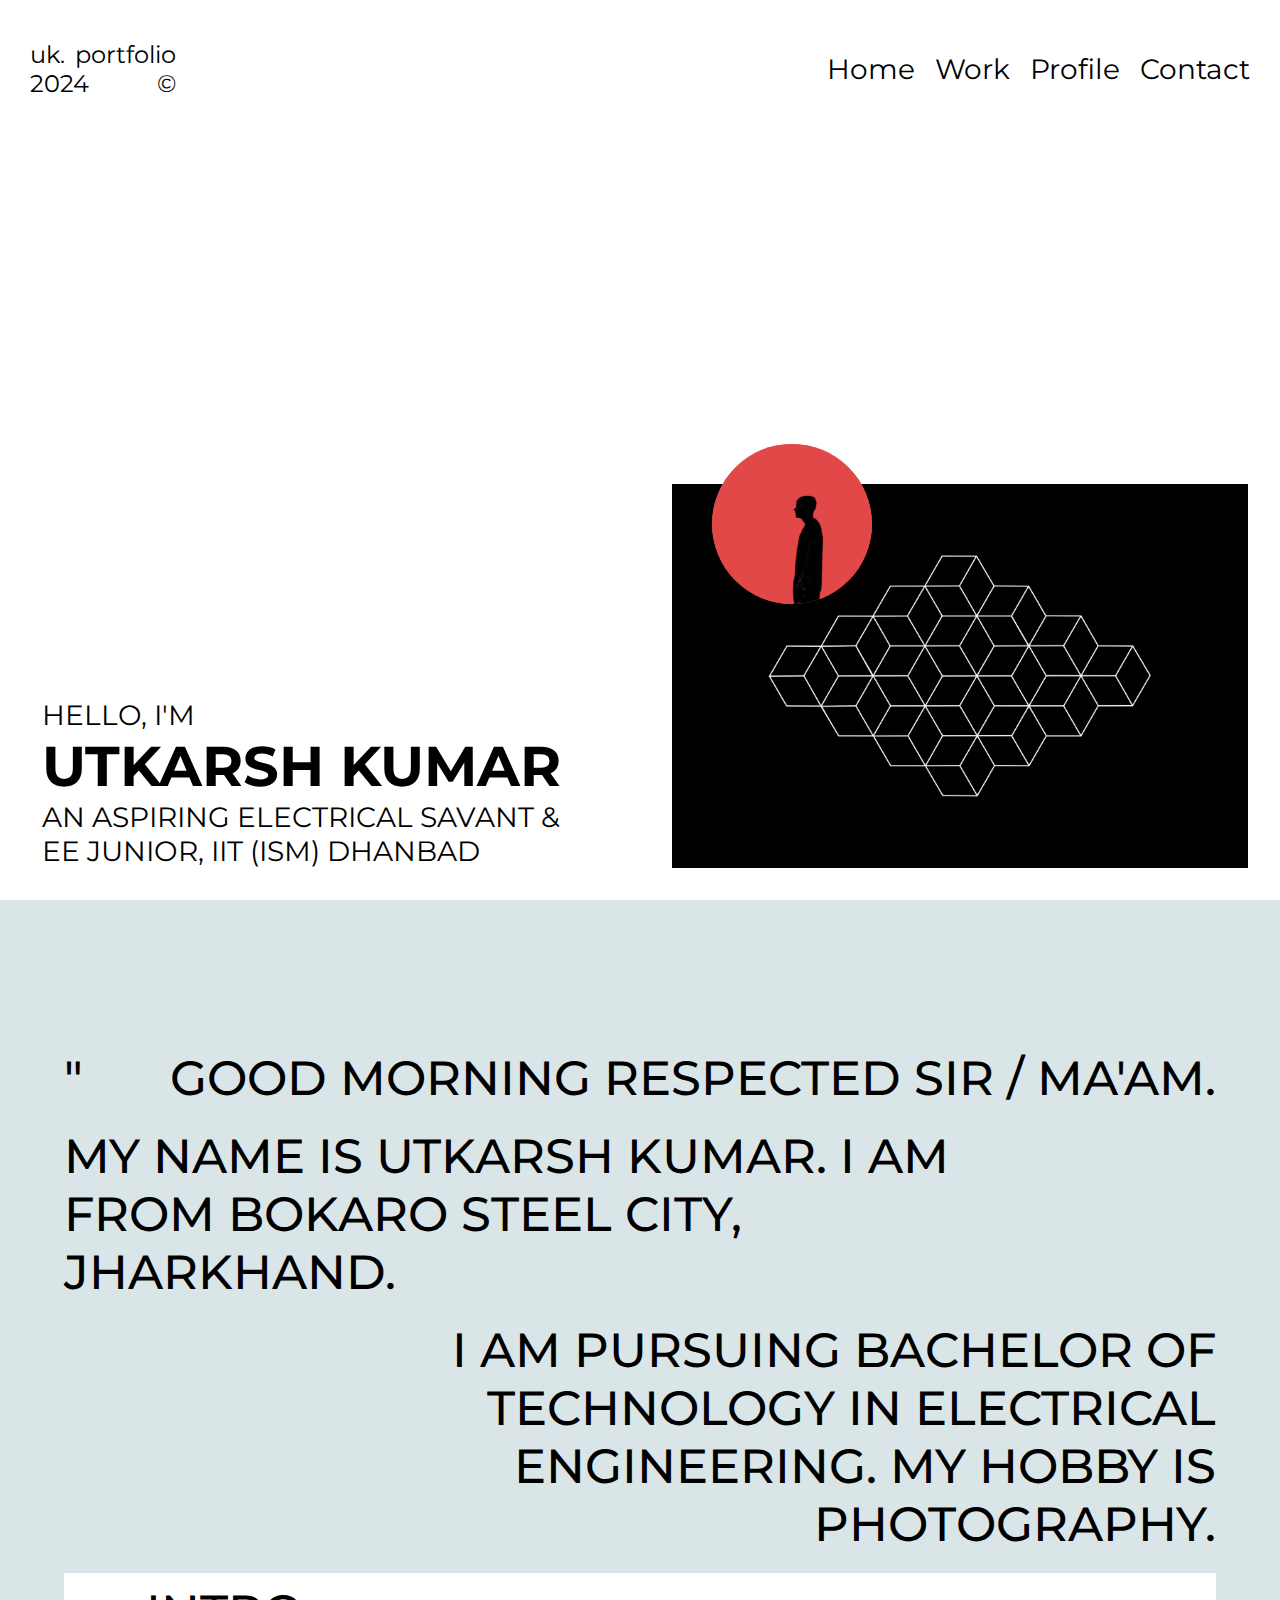
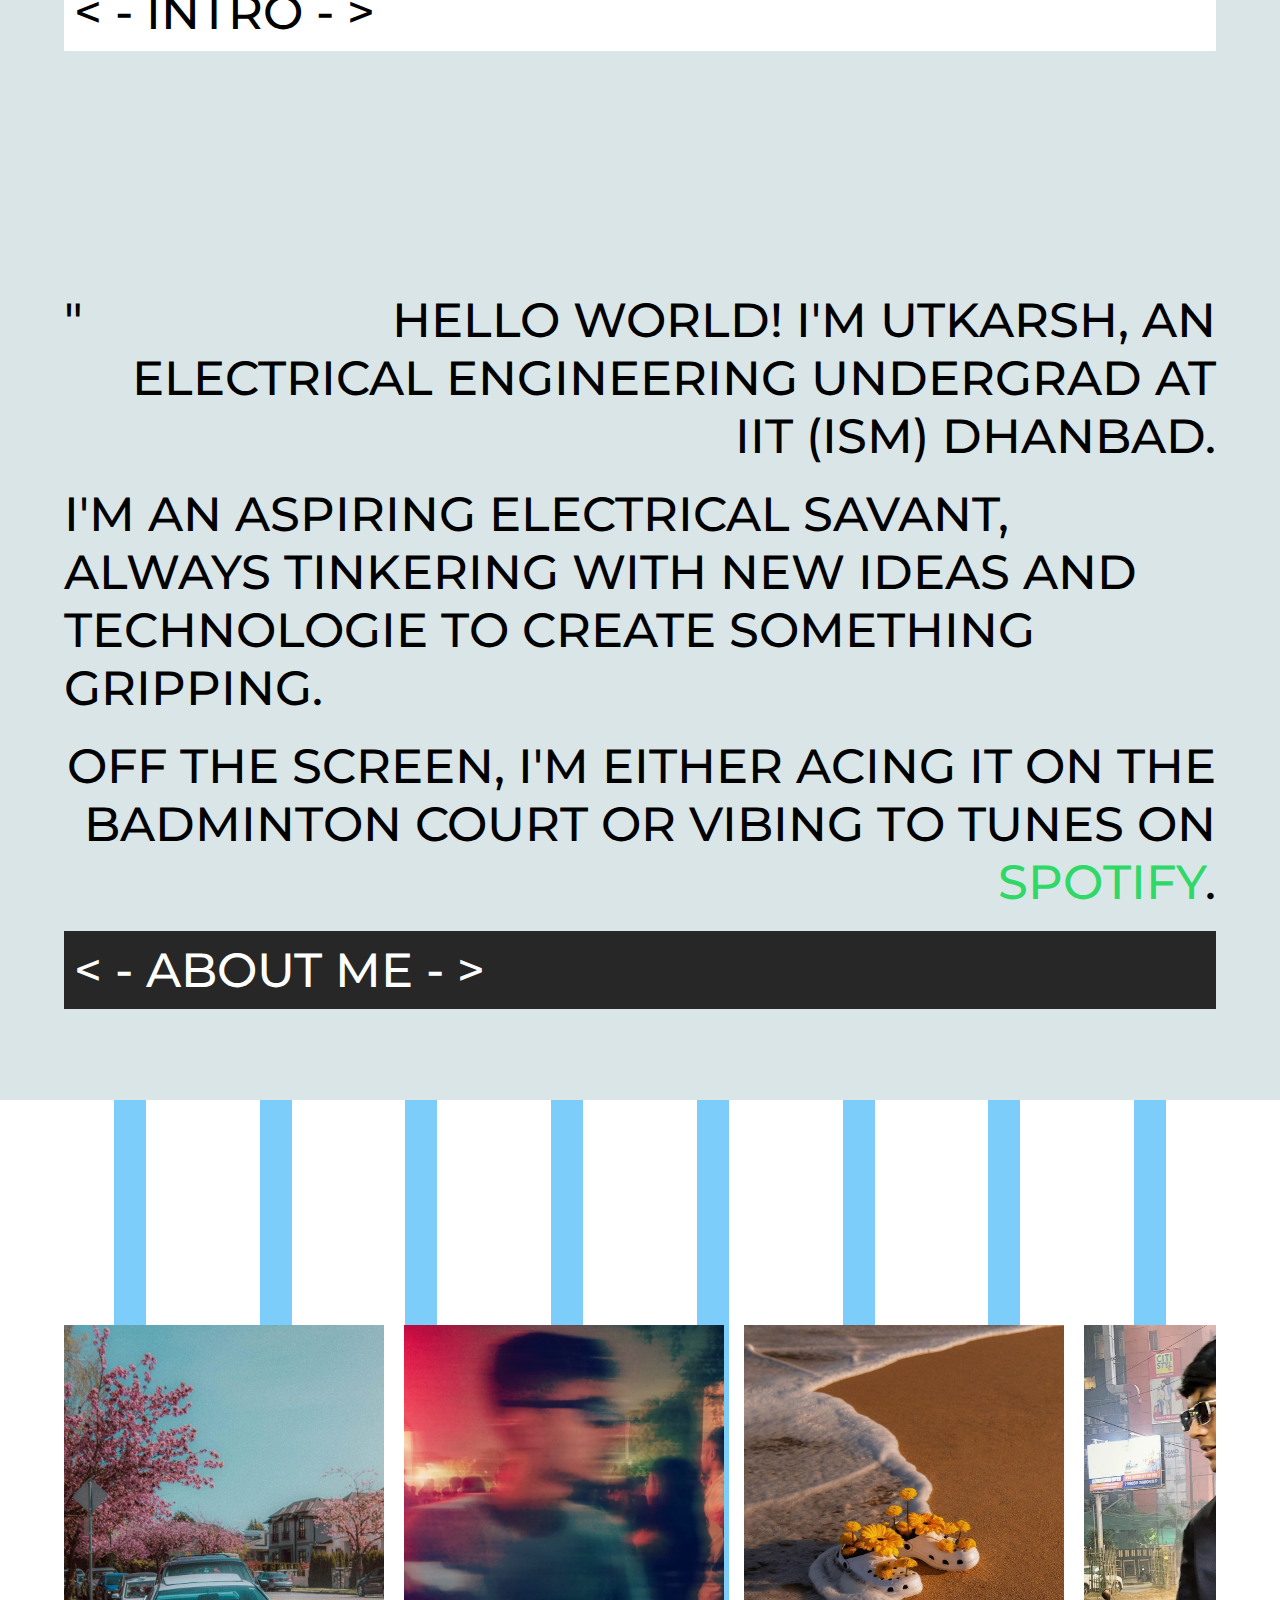
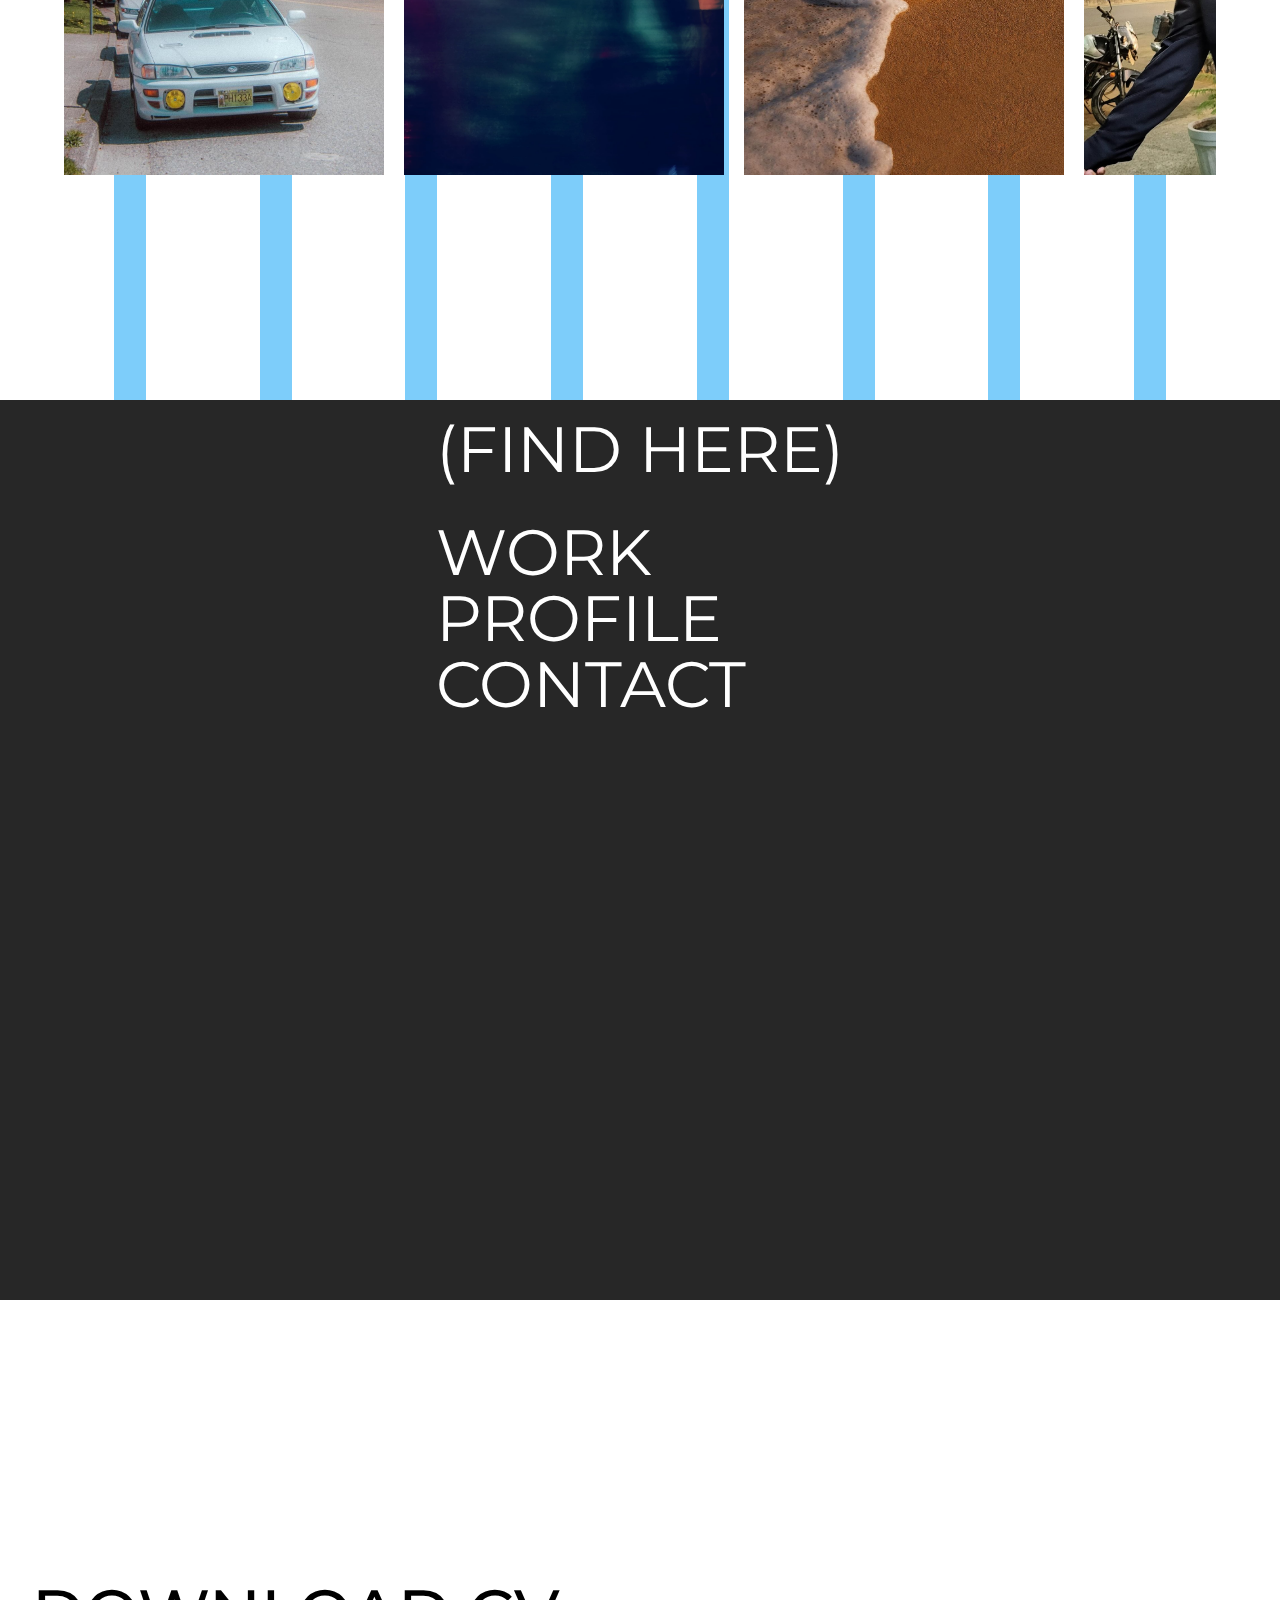
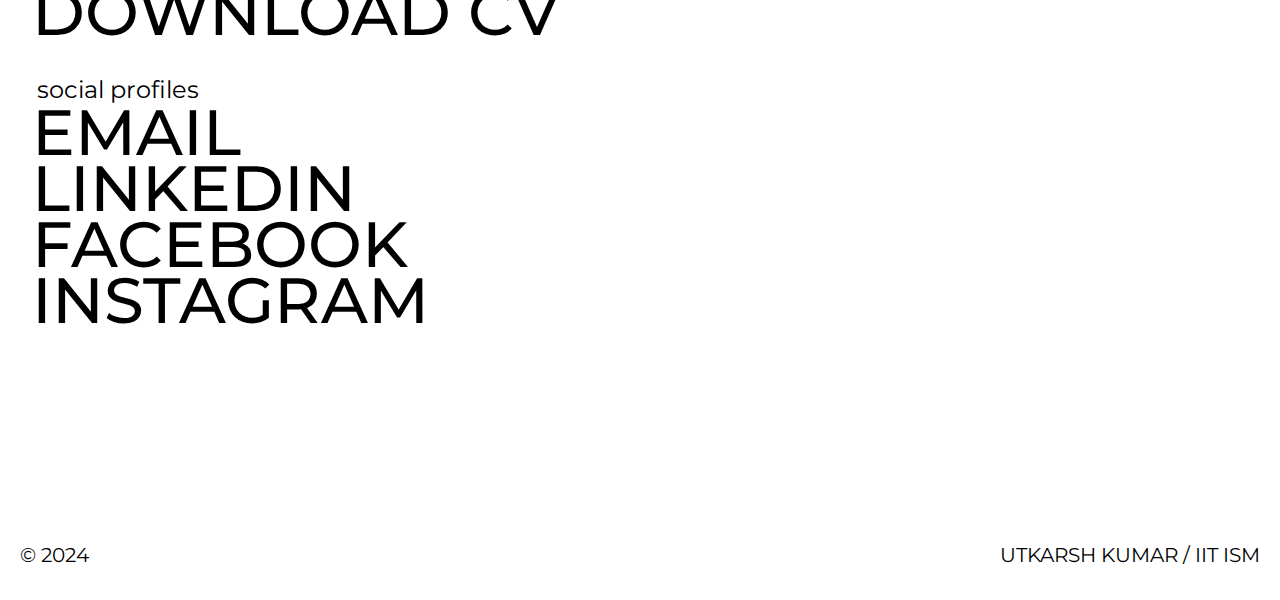
<file: index.html>
<!DOCTYPE html>
<html lang="en">
<head>
    <meta charset="UTF-8">
    <meta name="viewport" content="width=device-width, initial-scale=1.0">
    <title>Utkarsh Kumar</title>

    <!-- Links index-style.css to index.html -->
    <link rel="stylesheet" href="./index-style.css">

    <!-- Links Google Fonts to index.html -->
    <link rel="preconnect" href="https://fonts.googleapis.com">
    <link rel="preconnect" href="https://fonts.gstatic.com" crossorigin>
    <link href="https://fonts.googleapis.com/css2?family=Montserrat:ital,wght@0,100..900;1,100..900&display=swap" rel="stylesheet">
</head>
<body>
    <!-- First section. -->
    <div class="box1">
        <!-- Navbar section. -->
        <nav class="navbar">
            <!-- Logo. -->
            <div class="logo">
                <div class="name">
                    <span class="uk">uk.</span>
                    <span>portfolio</span>
                </div>
                <div class="copyright">
                    <span>2024</span>
                    <span>&copy</span>
                </div>
            </div>
            <!-- Links. -->
            <div class="links" data-visible="false">
                <a href="./index.html" class="home">Home</a>
                <a href="./work.html" class="work">Work</a>
                <a href="./profile.html" class="profile">Profile</a>
                <a href="./contact.html" class="contact">Contact</a>
            </div>
        </nav>
        <!-- Hero section. -->
        <div class="hero-section">
            <!-- Left side div. -->
            <div class="left">
                <div class="up swipe-in-text1">
                    <p class="text1">HELLO, I'M</p>
                    <p class="hero-name text1">UTKARSH KUMAR</p>
                </div>
                <div class="down swipe-in-text2">
                    <p class="down-up text2">AN ASPIRING ELECTRICAL SAVANT &</p>
                    <p class="down-down text2">EE JUNIOR, IIT (ISM) DHANBAD</p>
                </div>
            </div>
            <!-- Right side div. -->
            <div class="right">
                <div class="circle">
                    <a href="https://www.linkedin.com/in/hello-uk4" target="_blank"><img src="./profile.png" alt="utkarsh-kumar"/></a>
                </div>
                <img src="./hero-image.jpg" alt="hero-image"/>
            </div>
        </div>
    </div>

    <!-- Second (seniors) section. -->
    <div class="box2">
        <div class="box2-box">
            <div class="seniors">
                <p class="line-one"><span class="quotes">"</span><span id="greeting" class="greeting"></span></p>
                <p class="line-two">My name is Utkarsh Kumar. I am from Bokaro Steel City, Jharkhand.</p>
                <p class="line-three">I am pursuing Bachelor of Technology in Electrical Engineering. My hobby is photography.</p>
                <p class="line-four">&lt - intro - &gt</p>
            </div>
        </div>
    </div>

    <!-- Second (others) section. -->
    <div class="box2 invert-background">
        <div class="box2-box">
            <div class="others invert-color">
                <p class="line-one"><span class="quotes">"</span><span>Hello World! I'm Utkarsh, an Electrical Engineering undergrad at IIT (ISM) Dhanbad.</span></p>
                <p class="line-two">I'm an aspiring electrical savant, always tinkering with new ideas and technologie to create something gripping.</p> 
                <p class="line-three">Off the screen, I'm either acing it on the badminton court or vibing to tunes on <a href="https://open.spotify.com/user/8vmr4qxrqjx0h47vbv2hy1jq7?si=6f3aec840a4f4430&nd=1&dlsi=845b920ff55d4bf3" target="_blank" class="about-spotify">Spotify</a>.</p>
                <p class="line-four">&lt - about me - &gt</p>
            </div>
        </div>
    </div>

    <!-- Third section. -->
    <div class="box3">
        <div class="box3-box">
            <div class="div"></div>
            <div class="div"></div>
            <div class="div"></div>
            <div class="div"></div>
            <div class="div"></div>
            <div class="div"></div>
            <div class="div"></div>
            <div class="div"></div>
        </div>
        <div class="card-container">
            <div class="image-list">
                <img src="./image-1.jpeg" alt="img-1" class="image-item">
                <img src="./image-2.jpeg" alt="img-2" class="image-item">
                <img src="./image-3.jpeg" alt="img-3" class="image-item">
                <img src="./image-4.jpeg" alt="img-4" class="image-item move-1">
                <img src="./image-5.jpeg" alt="img-5" class="image-item">
                <img src="./image-6.jpeg" alt="img-6" class="image-item">
                <img src="./image-7.jpeg" alt="img-7" class="image-item">
                <img src="./image-8.jpeg" alt="img-8" class="image-item">
                <img src="./image-9.jpeg" alt="img-9" class="image-item">
                <img src="./image-10.jpeg" alt="img-10" class="image-item">
                <img src="./image-11.jpeg" alt="img-11" class="image-item">
                <img src="./image-12.jpeg" alt="img-12" class="image-item">
                <img src="./image-13.jpeg" alt="img-13" class="image-item">
                <img src="./image-14.jpeg" alt="img-14" class="image-item move-2">
                <img src="./image-15.jpeg" alt="img-15" class="image-item">
                <img src="./image-16.jpeg" alt="img-16" class="image-item">
                <img src="./image-17.jpeg" alt="img-17" class="image-item">
                <img src="./image-18.jpeg" alt="img-18" class="image-item">
                <img src="./image-19.jpeg" alt="img-19" class="image-item">
                <img src="./image-20.jpeg" alt="img-20" class="image-item">
                <img src="./image-21.jpeg" alt="img-21" class="image-item">
            </div>
        </div>
    </div>

    <!-- Fourth section. -->
    <div class="box4">
        <div class="box4-box">
            <p>(FIND HERE)</p>
            <div class="find-here">
                <a href="./work.html" class="work">
                    <div class="inside">
                        <span>WORK</span>
                    </div>
                </a>
            </div>
            <div class="find-here">
                <a href="./profile.html" class="profile">
                    <div class="inside">
                        <span>PROFILE</span>
                    </div>
                </a>
            </div>
            <div class="find-here">
                <a href="./contact.html" class="contact">
                    <div class="inside">
                        <span>CONTACT</span>
                    </div>
                </a>
            </div>
        </div>
</div>
    
    <!-- Fifth section. -->
    <div class="box5">
        <div class="box5-box">
            <a href="" class="download-cv" onclick="return confirm_alert(this);">DOWNLOAD CV</a>
            <p>social profiles</p>
            <div class="contact-list">
                <a href="https://mail.google.com/mail/u/0/?fs=1&tf=cm&to=hello.utkarsh04@gmail.com" class="email-me" target="_blank">EMAIL</a>
                <a href="https://www.linkedin.com/in/hello-uk4" class="linkedin" target="_blank">LINKEDIN</a>
                <a href="https://www.facebook.com/profile.php?id=100086915773761" class="facebook" target="_blank">FACEBOOK</a>
                <a href="https://www.instagram.com/hello_uk4/" class="instagram" target="_blank">INSTAGRAM</a>
            </div>
        </div>
        <div class="footer">
            <div class="footer-copyright"><p>&copy 2024</p></div>
            <div class="footer-owner"><p>UTKARSH KUMAR / IIT ISM</p></div>
        </div>
    </div>

    <!-- Links current-time.js to index.html -->
    <script src="./current-time.js"></script>

    <!-- Links pop-up.js to index.html -->
    <script src="./pop-up.js"></script>
</body>
</html>
</file>
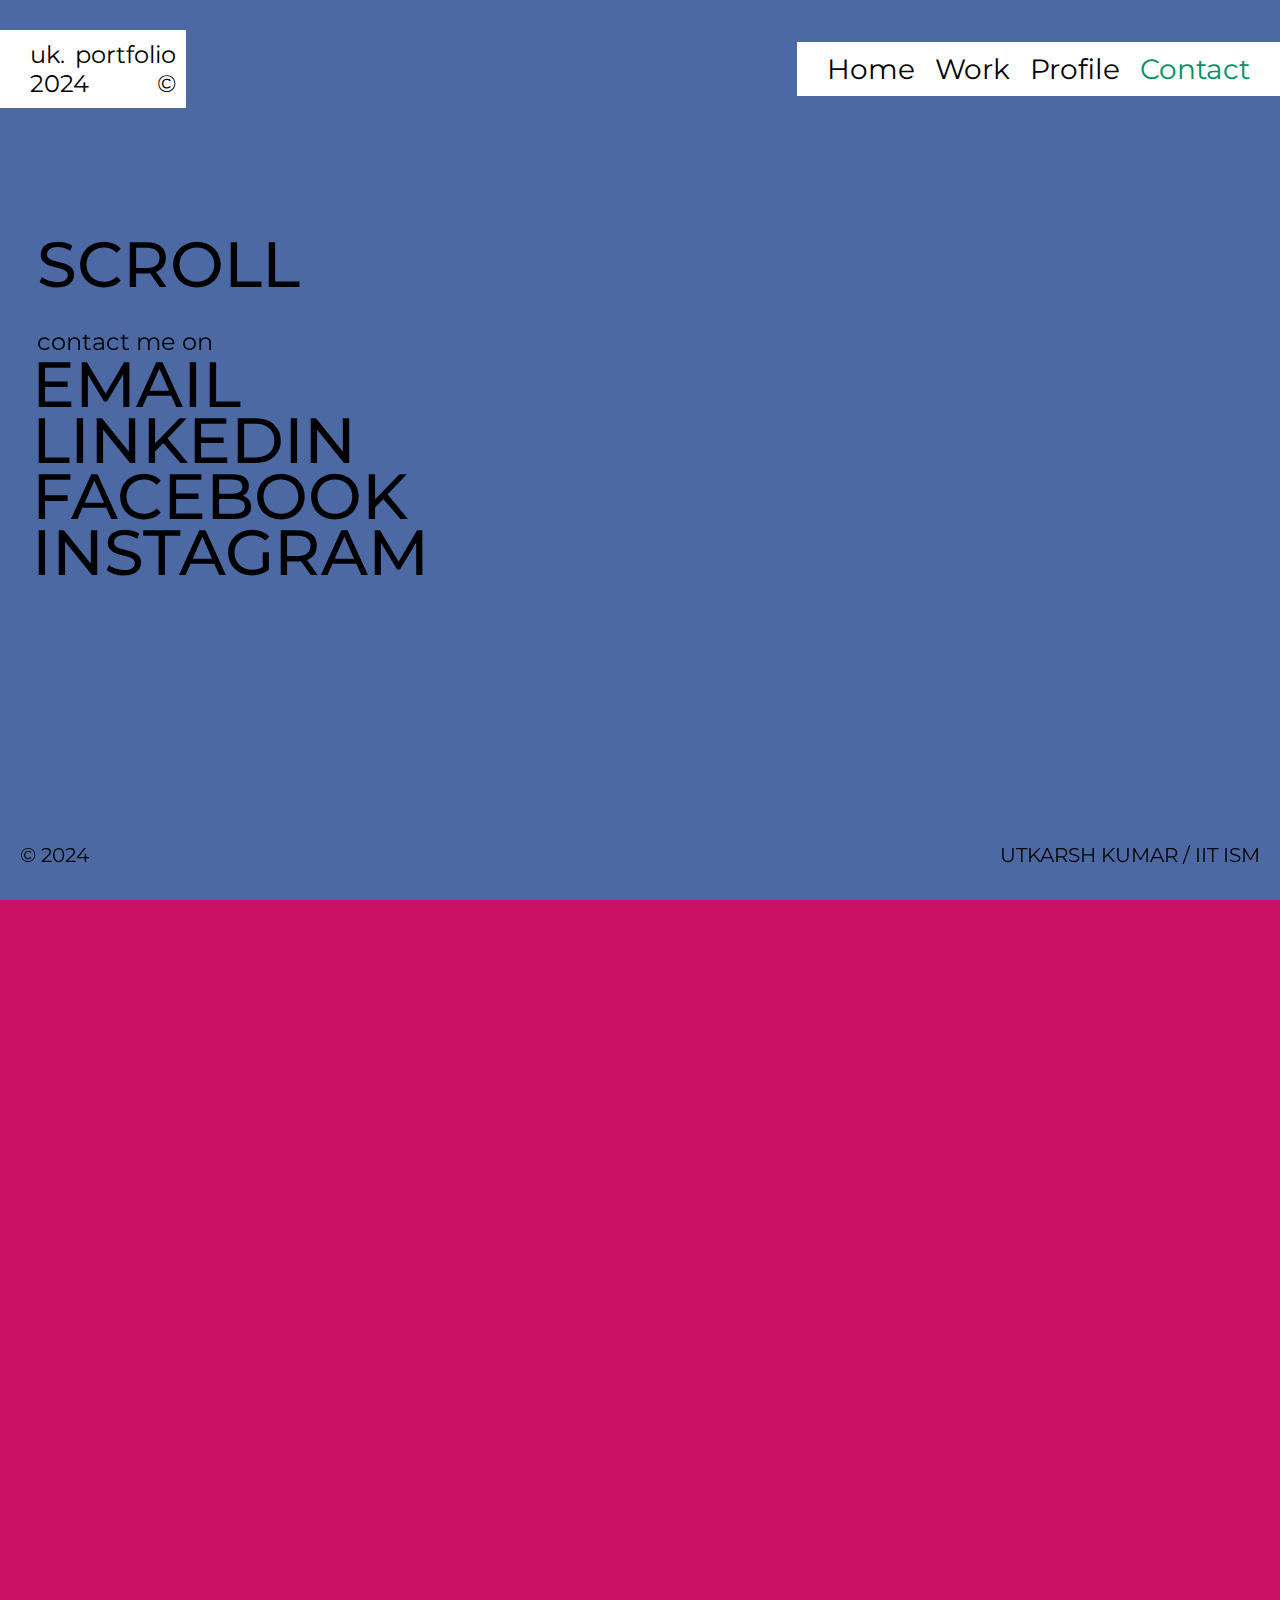
<file: contact.html>
<!DOCTYPE html>
<html lang="en">
<head>
    <meta charset="UTF-8">
    <meta name="viewport" content="width=device-width, initial-scale=1.0">
    <title>Utkarsh Kumar | Contact</title>

    <!-- Links contact-style.css to contact.html -->
    <link rel="stylesheet" href="./contact-style.css">

    <!-- Links Google Fonts to contact.html -->
    <link rel="preconnect" href="https://fonts.googleapis.com">
    <link rel="preconnect" href="https://fonts.gstatic.com" crossorigin>
    <link href="https://fonts.googleapis.com/css2?family=Montserrat:ital,wght@0,100..900;1,100..900&display=swap" rel="stylesheet">
<body>
    <!-- Fixed navbar section. -->
    <div class="fixed-navbar">
        <!-- Logo. -->
        <div class="logo">
            <div class="name">
                <span class="uk">uk.</span>
                <span>portfolio</span>
            </div>
            <div class="copyright">
                <span>2024</span>
                <span>&copy</span>
            </div>
        </div>
        <!-- Links. -->
        <div class="links">
            <a href="./index.html" class="home">Home</a>
            <a href="./work.html" class="work">Work</a>
            <a href="./profile.html" class="profile">Profile</a>
            <a href="./contact.html" class="contact">Contact</a>
        </div>
    </div>

    <!-- Fixed hero section. -->
    <div class="fixed-hero">
        <div class="box5-box fade-div">
            <p class="scroll">SCROLL</p>
            <p>contact me on</p>
            <div class="contact-list">
                <a href="https://mail.google.com/mail/u/0/?fs=1&tf=cm&to=hello.utkarsh04@gmail.com" target="_blank">EMAIL</a>
                <a href="https://www.linkedin.com/in/hello-uk4" target="_blank">LINKEDIN</a>
                <a href="https://www.facebook.com/profile.php?id=100086915773761" target="_blank">FACEBOOK</a>
                <a href="https://www.instagram.com/hello_uk4/" target="_blank">INSTAGRAM</a>
            </div>
        </div>
        <div class="footer">
            <div class="footer-copyright"><p>&copy 2024</p></div>
            <div class="footer-owner"><p>UTKARSH KUMAR / IIT ISM</p></div>
        </div>
    </div>

    <!-- Infinite scroll div section. -->
    <div class="infinite-scroll-container"></div>

    <!-- Links infinite-scroll.js to contact.html -->
    <script src="./infinite-scroll.js"></script>
</body>
</html>
</file>
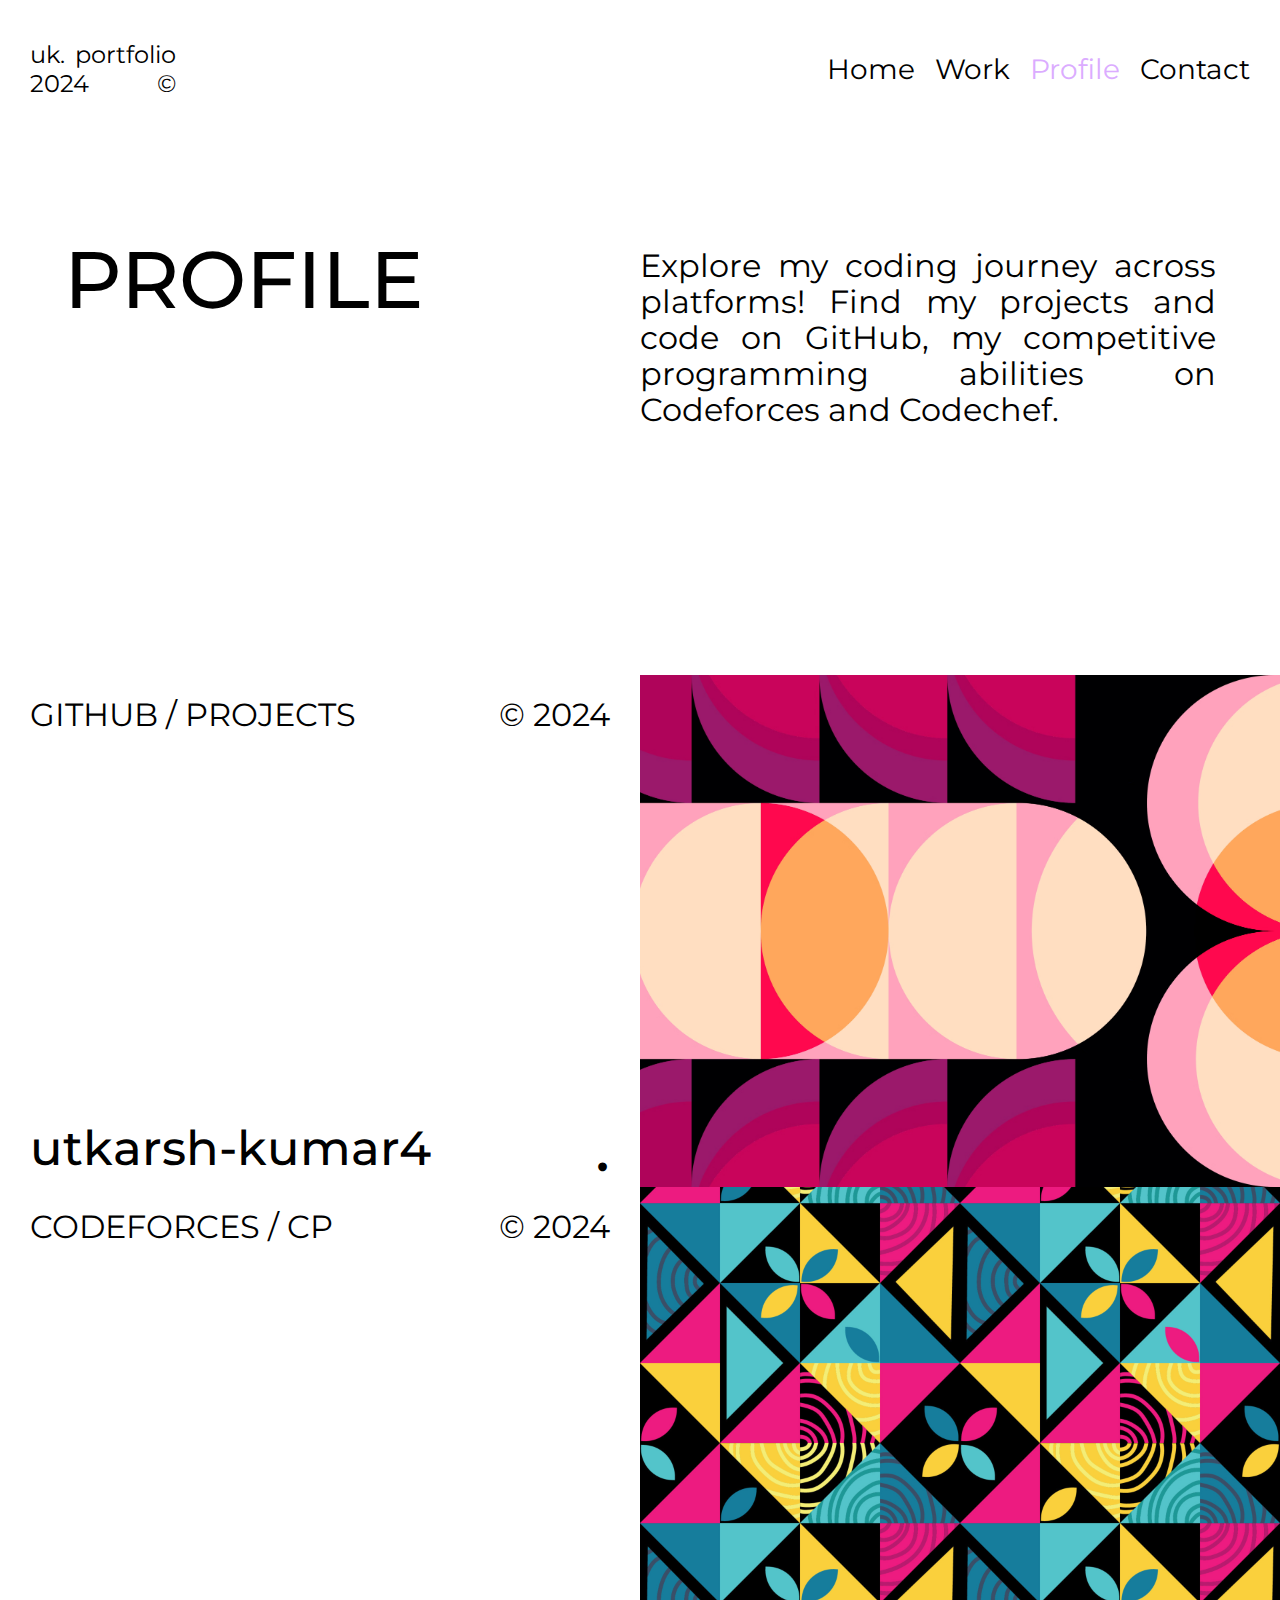
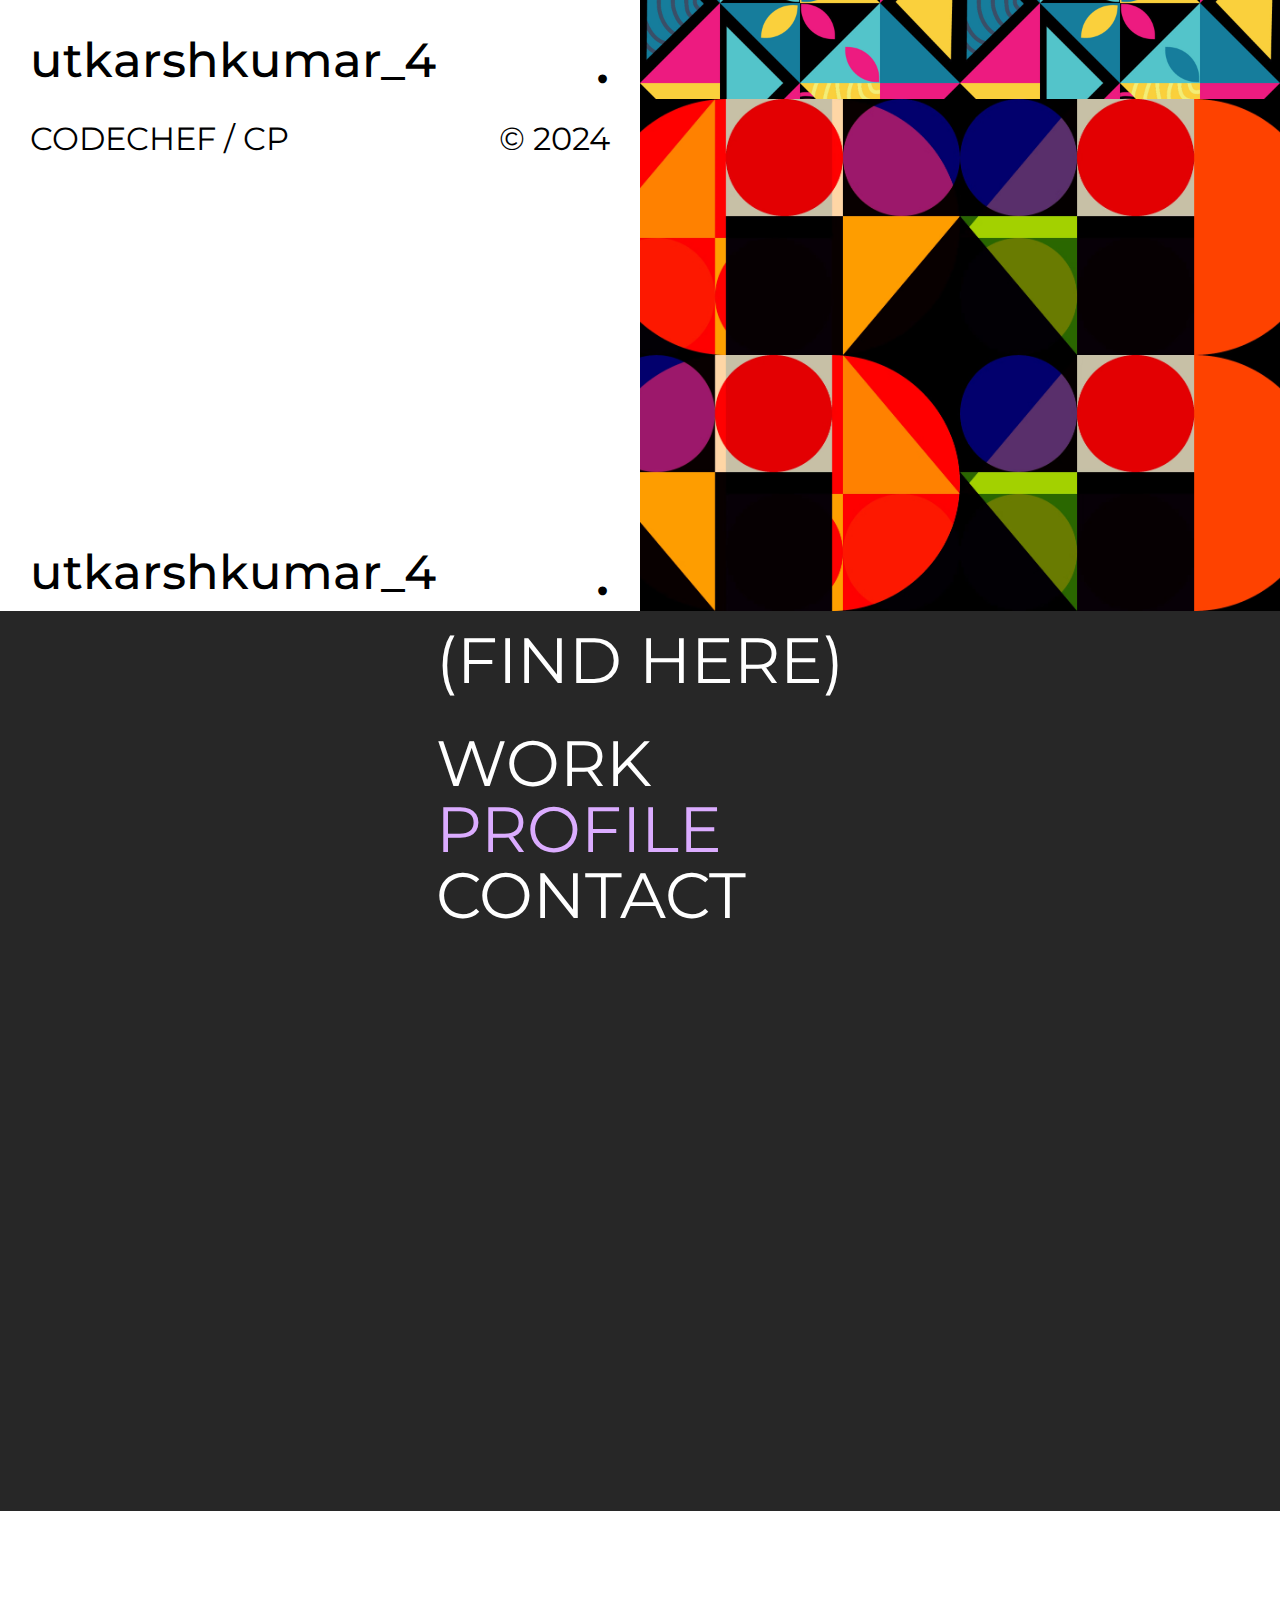
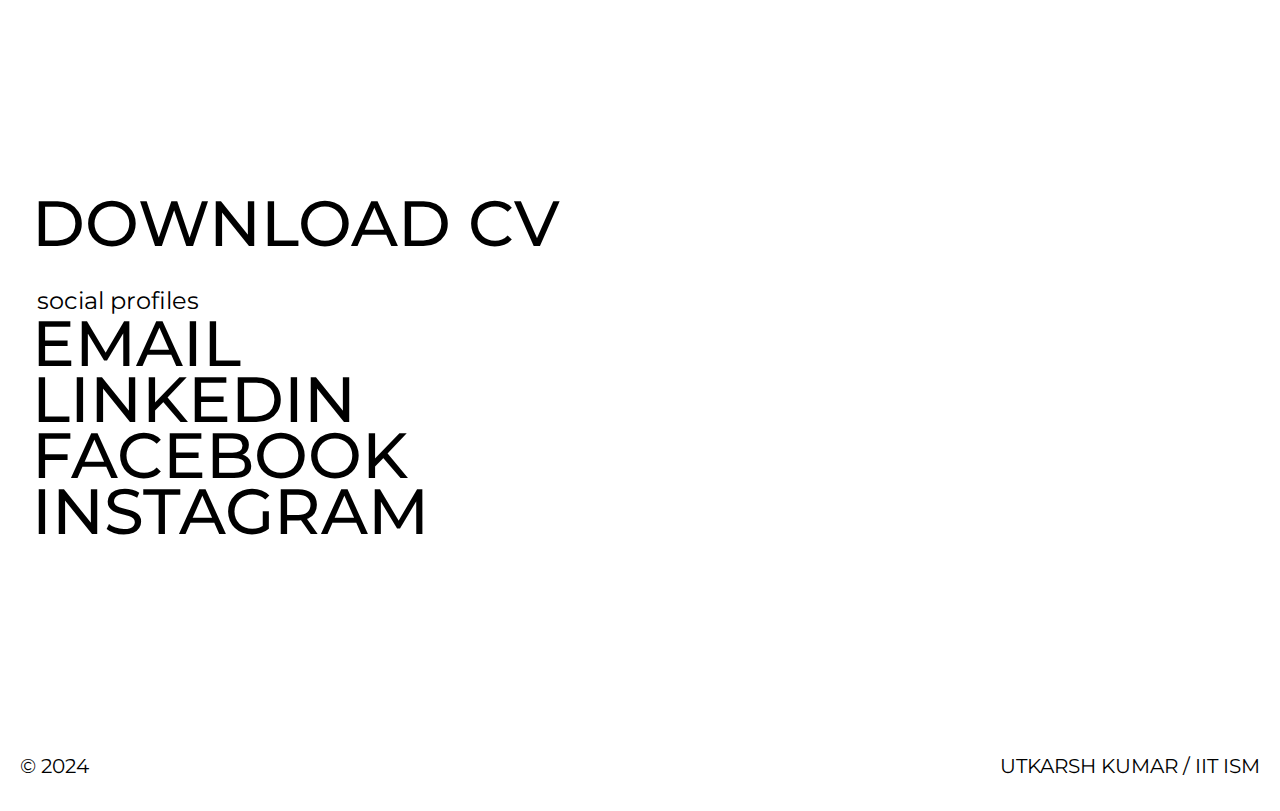
<file: profile.html>
<!DOCTYPE html>
<html lang="en">
<head>
    <meta charset="UTF-8">
    <meta name="viewport" content="width=device-width, initial-scale=1.0">
    <title>Utkarsh Kumar | Profile</title>

    <!-- Links profile-style.css to profile.html -->
    <link rel="stylesheet" href="./profile-style.css">

    <!-- Links Google Fonts to profile.html -->
    <link rel="preconnect" href="https://fonts.googleapis.com">
    <link rel="preconnect" href="https://fonts.gstatic.com" crossorigin>
    <link href="https://fonts.googleapis.com/css2?family=Montserrat:ital,wght@0,100..900;1,100..900&display=swap" rel="stylesheet">
</head>
<body>
    <!-- First section. -->
    <div class="box1">
        <!-- Navbar section. -->
        <nav class="navbar">
            <!-- Logo. -->
            <div class="logo">
                <div class="name">
                    <span class="uk">uk.</span>
                    <span>portfolio</span>
                </div>
                <div class="copyright">
                    <span>2024</span>
                    <span>&copy</span>
                </div>
            </div>
            <!-- Links. -->
            <div class="links">
                <a href="./index.html" class="home">Home</a>
                <a href="./work.html" class="work">Work</a>
                <a href="./profile.html" class="profile">Profile</a>
                <a href="./contact.html" class="contact">Contact</a>
            </div>
        </nav>
    </div>

    <!-- Second section. -->
    <div class="box2">
        <div class="box2-box">
            <h1 class="left-div">PROFILE</h1>
            <p class="right-div">Explore my coding journey across platforms! Find my projects and code on GitHub, my competitive programming abilities on Codeforces and Codechef.</p>
        </div>
    </div>

    <!-- Third section. -->
    <div class="box3">
        <div class="box3-box">
            <a href="https://github.com/utkarsh-kumar4" target="_blank" class="github">
                <div class="left">
                    <div class="up">
                        <span class="up-one">GITHUB / PROJECTS</span>
                        <span class="up-two">&copy 2024</span>
                    </div>
                    <div class="down">
                        <span class="down-one">utkarsh-kumar4</span>
                        <span class="down-two">•</span>
                    </div>
                </div>
                <div class="right right-one">
                    <img src="./abstract-1.png" alt="abstract-image"/>
                </div>
            </a>
            <a href="https://codeforces.com/profile/utkarshkumar_4" target="_blank" class="codeforces">
                <div class="left">
                    <div class="up">
                        <span class="up-one">CODEFORCES / CP</span>
                        <span class="up-two">&copy 2024</span>
                    </div>
                    <div class="down">
                        <span class="down-one">utkarshkumar_4</span>
                        <span class="down-two">•</span>
                    </div>
                </div>
                <div class="right right-two">
                    <img src="./abstract-4.png" alt="abstract-image"/>
                </div>
            </a>
            <a href="https://www.codechef.com/users/utkarshkumar_4" target="_blank" class="codechef">
                <div class="left">
                    <div class="up">
                        <span class="up-one">CODECHEF / CP</span>
                        <span class="up-two">&copy 2024</span>
                    </div>
                    <div class="down">
                        <span class="down-one">utkarshkumar_4</span>
                        <span class="down-two">•</span>
                    </div>
                </div>
                <div class="right right-three">
                    <img src="./abstract-3.png" alt="abstract-image"/>
                </div>
            </a>
        </div>
    </div>

    <!-- Fourth section. -->
    <div class="box4">
        <div class="box4-box">
            <p>(FIND HERE)</p>
            <div class="find-here">
                <a href="./work.html" class="work">
                    <div class="inside">
                        <span>WORK</span>
                        <div class="inside-circle"></div>
                    </div>
                </a>
            </div>
            <div class="find-here">
                <a href="./profile.html" class="profile">
                    <div class="inside">
                        <span>PROFILE</span>
                        <div class="inside-circle"></div>
                    </div>
                </a>
            </div>
            <div class="find-here">
                <a href="./contact.html" class="contact">
                    <div class="inside">
                        <span>CONTACT</span>
                        <div class="inside-circle"></div>
                    </div>
                </a>
            </div>
        </div>
    </div>
    
    <!-- Fifth section. -->
    <div class="box5">
        <div class="box5-box">
            <a href="" class="download-cv" onclick="return confirm_alert(this);">DOWNLOAD CV</a>
            <p>social profiles</p>
            <div class="contact-list">
                <a href="https://mail.google.com/mail/u/0/?fs=1&tf=cm&to=hello.utkarsh04@gmail.com" class="email-me" target="_blank">EMAIL</a>
                <a href="https://www.linkedin.com/in/hello-uk4" class="linkedin" target="_blank">LINKEDIN</a>
                <a href="https://www.facebook.com/profile.php?id=100086915773761" class="facebook" target="_blank">FACEBOOK</a>
                <a href="https://www.instagram.com/hello_uk4/" class="instagram" target="_blank">INSTAGRAM</a>
            </div>
        </div>
        <div class="footer">
            <div class="footer-copyright"><p>&copy 2024</p></div>
            <div class="footer-owner"><p>UTKARSH KUMAR / IIT ISM</p></div>
        </div>
    </div>

    <!-- Links pop-up.js to profile.html -->
    <script src="./pop-up.js" defer></script>
</body>
</html>
</file>
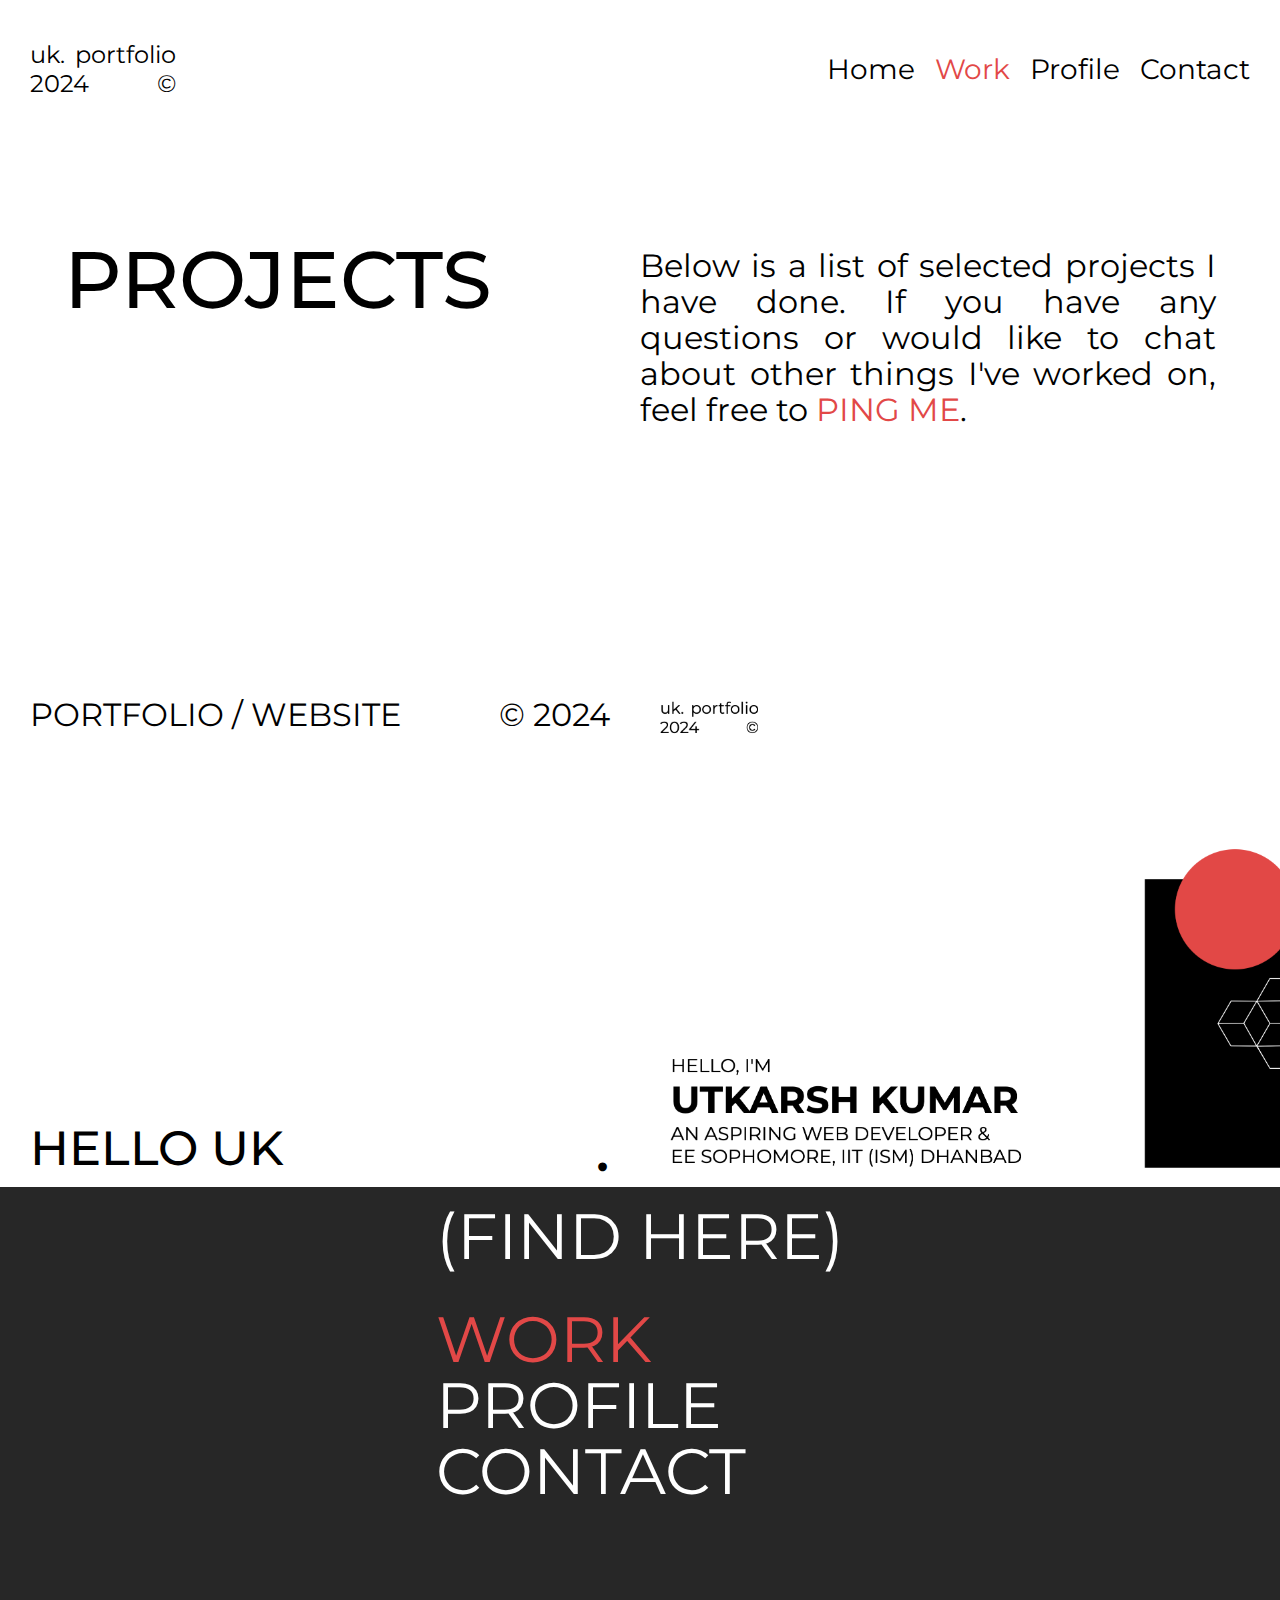
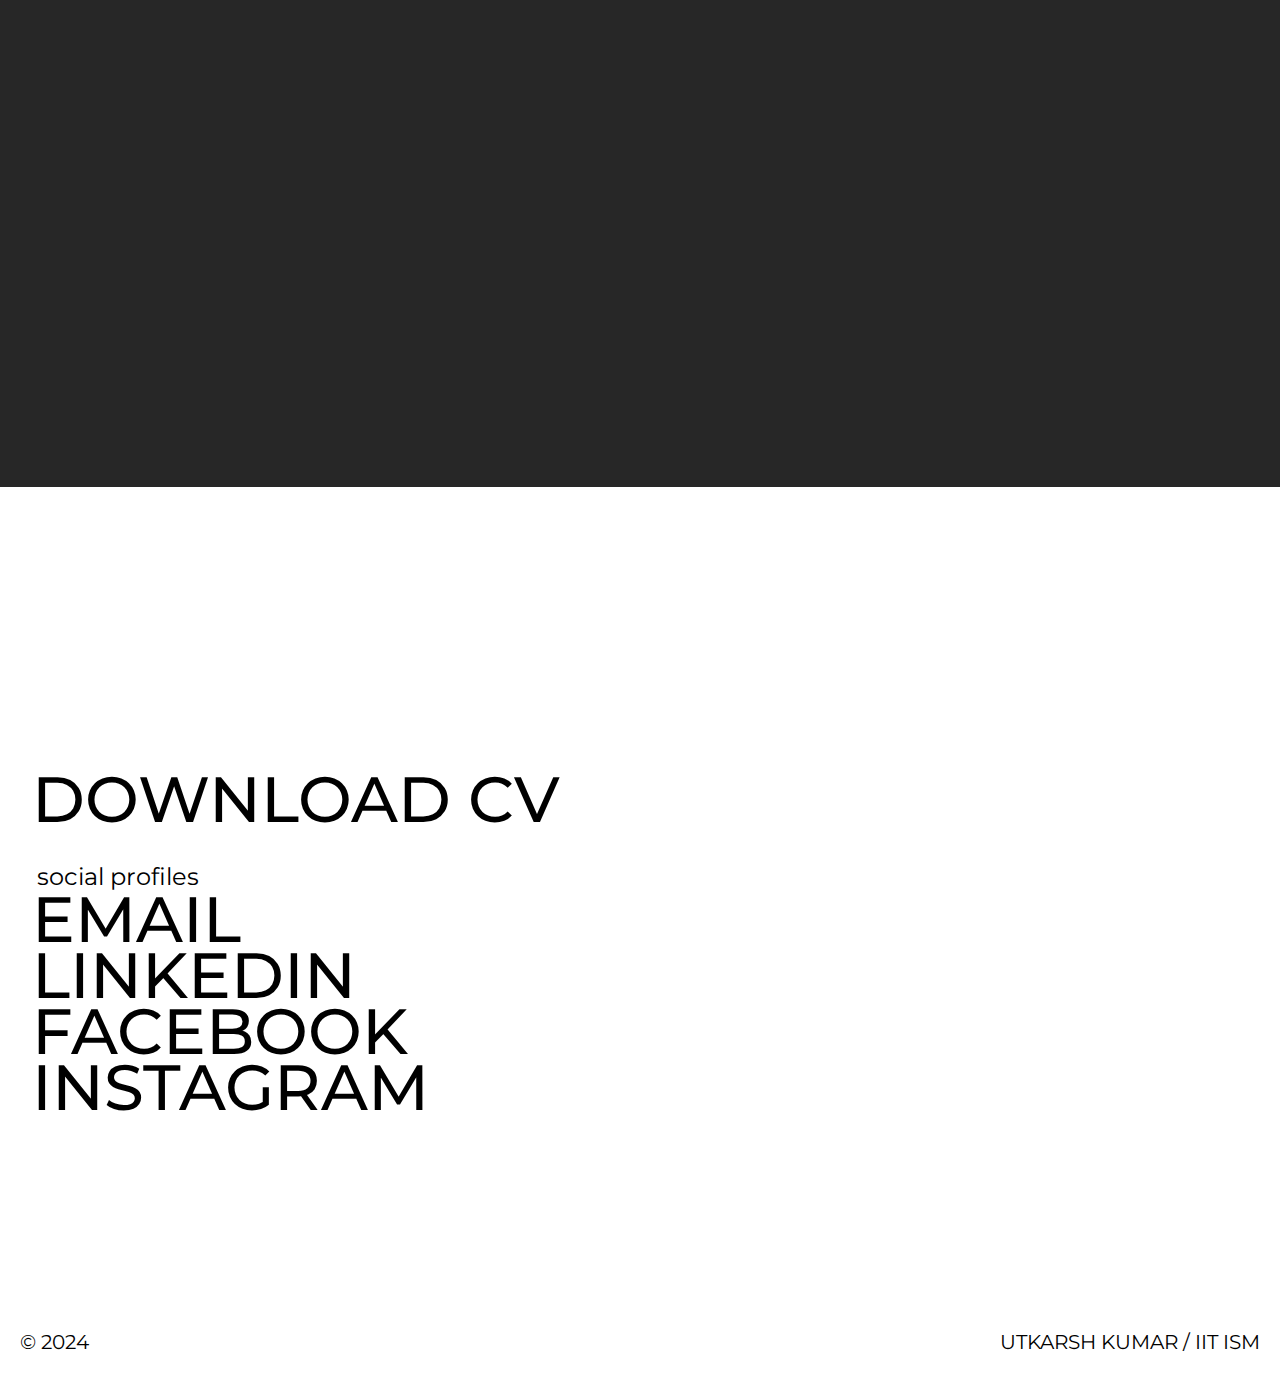
<file: work.html>
<!DOCTYPE html>
<html lang="en">
<head>
    <meta charset="UTF-8">
    <meta name="viewport" content="width=device-width, initial-scale=1.0">
    <title>Utkarsh Kumar | Work</title>

    <!-- Links work-style.css to work.html -->
    <link rel="stylesheet" href="./work-style.css">

    <!-- Links Google Fonts to work.html -->
    <link rel="preconnect" href="https://fonts.googleapis.com">
    <link rel="preconnect" href="https://fonts.gstatic.com" crossorigin>
    <link href="https://fonts.googleapis.com/css2?family=Montserrat:ital,wght@0,100..900;1,100..900&display=swap" rel="stylesheet">
</head>
<body>
    <!-- First section. -->
    <div class="box1">
        <!-- Navbar section. -->
        <nav class="navbar">
            <!-- Logo. -->
            <div class="logo">
                <div class="name">
                    <span class="uk">uk.</span>
                    <span>portfolio</span>
                </div>
                <div class="copyright">
                    <span>2024</span>
                    <span>&copy</span>
                </div>
            </div>
            <!-- Links. -->
            <div class="links">
                <a href="./index.html" class="home">Home</a>
                <a href="./work.html" class="work">Work</a>
                <a href="./profile.html" class="profile">Profile</a>
                <a href="./contact.html" class="contact">Contact</a>
            </div>
        </nav>
    </div>

    <!-- Second section. -->
    <div class="box2">
        <div class="box2-box">
            <h1 class="left-div">PROJECTS</h1>
            <p class="right-div">Below is a list of selected projects I have done. If you have any questions or would like to chat about other things I've worked on, feel free to <a href="./contact.html">PING ME</a>.</p>
        </div>
    </div>

    <!-- Third section. -->
    <div class="box3">
        <div class="box3-box">
            <a href="./index.html" target="_blank">
                <div class="left ">
                    <div class="up">
                        <span class="up-one">PORTFOLIO / WEBSITE</span>
                        <span class="up-two">&copy 2024</span>
                    </div>
                    <div class="down">
                        <span class="down-one">HELLO UK</span>
                        <span class="down-two">•</span>
                    </div>
                </div>
                <div class="right right-one">
                    <img src="./portfolio-image.png" alt="project-1"/>
                </div>
            </a>
        </div>
    </div>

    <!-- Fourth section. -->
    <div class="box4">
        <div class="box4-box">
            <p>(FIND HERE)</p>
            <div class="find-here">
                <a href="./work.html" class="work">
                    <div class="inside">
                        <span>WORK</span>
                    </div>
                </a>
            </div>
            <div class="find-here">
                <a href="./profile.html" class="profile">
                    <div class="inside">
                        <span>PROFILE</span>
                    </div>
                </a>
            </div>
            <div class="find-here">
                <a href="./contact.html" class="contact">
                    <div class="inside">
                        <span>CONTACT</span>
                    </div>
                </a>
            </div>
        </div>
    </div>
    
    <!-- Fifth section. -->
    <div class="box5">
        <div class="box5-box">
            <a href="" class="download-cv" onclick="return confirm_alert(this);">DOWNLOAD CV</a>
            <p>social profiles</p>
            <div class="contact-list">
                <a href="https://mail.google.com/mail/u/0/?fs=1&tf=cm&to=hello.utkarsh04@gmail.com" class="email-me" target="_blank">EMAIL</a>
                <a href="https://www.linkedin.com/in/hello-uk4" class="linkedin" target="_blank">LINKEDIN</a>
                <a href="https://www.facebook.com/profile.php?id=100086915773761" class="facebook" target="_blank">FACEBOOK</a>
                <a href="https://www.instagram.com/hello_uk4/" class="instagram" target="_blank">INSTAGRAM</a>
            </div>
        </div>
        <div class="footer">
            <div class="footer-copyright"><p>&copy 2024</p></div>
            <div class="footer-owner"><p>UTKARSH KUMAR / IIT ISM</p></div>
        </div>
    </div>

    <!-- Links pop-up.js to work.html -->
    <script src="./pop-up.js" defer></script>
</body>
</html>
</file>
<file: index-style.css>
html {
    margin: 0;
    padding: 0;
    scroll-behavior: smooth;
}
body {
    margin: 0;
    padding: 0;
    box-sizing: border-box;
}
* {
    box-sizing: border-box;
}

/* ---------------------------------------- Box1 styling starts here. ---------------------------------------- */
.box1 {
    margin: 0;
    padding: 0;
    height: 100vh;
    width: 100vw;
}
    /* Navbar-section styling starts here. */
    .navbar {
        position: fixed;
        display: flex;
        justify-content: space-between;
        align-items: center;
        width: 100vw;
        padding: 10px 0;
        z-index: 10;
    }
    .logo {
        background-color: #ffffff;
        padding: 10px;
        margin: 20px 0;
    }
    .name, .copyright {
        font-family: "Montserrat", sans-serif;
        font-weight: 400;
        font-size: 1.5rem;
        margin-left: 20px;
        display: flex;
        justify-content: space-between;
        align-items: center;
    }
    .name .uk {
        margin-right: 10px;
    }
    .links {
        background-color: #ffffff;
        display: flex;
        justify-content: space-between;
        align-items: center;
        padding: 0 20px;
    }
    .links a {
        font-family: "Montserrat", sans-serif;
        font-weight: 400;
        font-size: 1.75rem;
        text-decoration: none;
        padding: 10px;
        color: black;
    }
    .links .work:hover {
        color: #e24847;
    }
    .links .profile:hover {
        color: #dbacff;;
    }
    .links .contact:hover {
        color: #028f64;
    }
    /* Navbar-section styling ends here. */

    /*  Hero-section styling starts here. */
    .hero-section {
        height: 100vh;
        width: 100vw;
        display: flex;
        justify-content: space-between;
        align-items: flex-end;
        padding: 0 2.5vw 2.5vw 2.5vw;
    }
    .left {
        width: 45vw;
        display: block;
        font-family: "Montserrat", sans-serif;
        display: flex;
        flex-direction: column;
        justify-content: center;
        align-items: flex-start;
    }
    .left .up p {
        font-size: 1.75rem;
        font-weight: 400;
        margin: 0;
        margin-left: 10px;
    }
    .left .up .hero-name {
        width: 100%;
        margin-left: 10px;
        font-weight: 700;
        font-size: 3.5rem;
    }
    .left .down p {
        margin: 0;
    }
    .left .down .down-up {
        font-size: 1.75rem;
        font-weight: 400;
        margin: 0;
        margin-left: 10px;
    }
    .left .down .down-down {
        font-size: 1.75rem;
        font-weight: 400;
        padding: 0;
        margin-left: 10px;
    }
    .right {
        position: relative;
        width: 45vw;
        height: 30vw;
    }
    .right img {
        height: 100%;
        width: 100%;
        object-fit: cover;
    }
    .circle {
        position: absolute;
        height: 12.5vw;
        width: 12.5vw;
        border-radius: 50%;
        transform: translate(25%,-25%);
        background-color: #e24847;
    }
    .cricle a {
        border-radius: 50%;
        width: 100%;
        height: 100%;
    }
    .circle a img {
        width: 100%;
        height: 100%;
        border-radius: 50%;
        object-fit: cover;
        transform: scale(1.0);
        transition: transform 0.2s ease-in-out;
    }
    .circle img:hover {
        transform: scale(1.1);
        transition: transform 0.2s ease-in-out;
    }
    /*  Hero-section styling ends here. */

    .left,.right {
        animation: fade-up 0.75s ease-out;;
    }
    @keyframes fade-up {
        0% {
            opacity: 0;
            transform: translateY(100px) scale(0.95);
        }
        75% {
            opacity: 0;
        }
        100% {
            opacity: 1;
            transform: translateY(0px) scale(1);
        }
    }
/* Box1 breakpoints start here. */
@media (max-width: 1080px) or (max-aspect-ratio: 1/1){
    .navbar {
        /* align-items: flex-start; */
        padding: 0;
    }
    .logo span {
        font-size: 1.25rem;
    }
    .links {
        flex-direction: column;
        align-items: flex-end;
        padding: 10px 20px;
    }
    .links a {
        font-size: 1.25rem;
        padding: 2.5px;
    }
    .hero-section {
        flex-direction: column;
        justify-content: space-around;
        align-items: flex-end;
    }
    .hero-section .left,.right {
        width: 100%;
    }
    .hero-section .left {
        padding: 5px;
    }
    .circle {
        display: none;
    }
    .right {
        display: none;
    }
    .left {
        align-items: center;
    }
    .left p {
        text-align: center;
        padding: 5px;
    }
    .left .up p {
        margin-left: 0;
    }
    .left .up .hero-name {
        margin-left: 0;
    }
    .left .down .down-up {
        margin-left: 0;
    }
    .left .down .down-down {
        margin-left: 0;
    }
}
@media (min-width: 1600px) {
    .left .up p {
        font-size: 2.25rem;
    }
    .left .up .hero-name {
        font-size: 4rem;
    }
    .left .down .down-up {
        font-size: 2.25rem;
    }
    .left .down .down-down {
        font-size: 2.25rem;
    }
}
@media (max-width: 1200px) {
    .left .up p {
        font-size: 1.5rem;
    }
    .left .up .hero-name {
        font-size: 3rem;
    }
    .left .down .down-up {
        font-size: 1.5rem;
    }
    .left .down .down-down {
        font-size: 1.5rem;
    }
}
@media (max-width: 700px) {
    .left .up p {
        font-size: 1.25rem;
    }
    .left .up .hero-name {
        font-size: 2.5rem;
    }
    .left .down .down-up {
        font-size: 1.25rem;
    }
    .left .down .down-down {
        font-size: 1.25rem;
    }
}
@media (max-width: 450px) {
    .left .up p {
        font-size: 1rem;
    }
    .left .up .hero-name {
        font-size: 2.25rem;
    }
    .left .down .down-up {
        font-size: 1rem;
    }
    .left .down .down-down {
        font-size: 1rem;
    }
}
@media (max-width: 350px) {
    .left .up p {
        font-size: 0.75rem;
    }
    .left .up .hero-name {
        font-size: 2rem;
    }
    .left .down .down-up {
        font-size: 0.75rem;
    }
    .left .down .down-down {
        font-size: 0.75rem;
    }
}
@media (max-height: 750px) {
    .hero-section {
        height: 100vh;
        /* padding-top: 20vh; */
    }
    .right {
        height: 50vh;
        display: none;
    }
}
@media (max-height: 325px) and (max-width: 600px) {
    .left {
        align-items: flex-start;
        margin-top: 10vh;
    }
    .left p {
        text-align: left;
        padding: 0;
    }
}
@media (max-aspect-ratio: 1/1) and (min-width: 800px){
    .left .up p {
        font-size: 2rem;
    }
    .left .up .hero-name {
        font-size: 3.5rem;
    }
    .left .down .down-up {
        font-size: 2rem;
    }
    .left .down .down-down {
        font-size: 2rem;
    }
}
@media (max-aspect-ratio: 1/1) and (min-width: 1000px){
    .left .up p {
        font-size: 2.5rem;
    }
    .left .up .hero-name {
        font-size: 4rem;
    }
    .left .down .down-up {
        font-size: 2.5rem;
    }
    .left .down .down-down {
        font-size: 2.5rem;
    }
}
/* Box1 breakpoints end here. */
/* ---------------------------------------- Box1 styling ends here. ----------------------------------------  */

/* ---------------------------------------- Box2 styling starts here. ---------------------------------------- */
.box2 {
    margin: 0;
    padding: 0;
    height: 100vh;
    width: 100vw;
    background-color: #dae5e8;
    display: flex;
    justify-content: center;
    align-items: center;
}
    .box2-box {
        display: flex;
        justify-content: center;
        align-items: center;
        height: 75vh;
        width: 90vw;
    }
    .box2-box .seniors,.others {
        width: 100%;
        height: 100%;
        display: flex;
        flex-direction: column;
        justify-content: center;
        align-items: flex-start;
    }
    .box2-box .seniors p,.others p {
        font-family: "Montserrat", sans-serif;
        font-weight: 500;
        color: black;
        font-size: 3rem;
        margin: 0;
        text-transform: uppercase;
    }
    .box2-box .seniors .line-one {
        display: flex;
        justify-content: space-between;
        width: 100%;
    }
    .box2-box .seniors .line-two {
        width: 80%;
        padding: 20px 0;
    }
    .box2-box .seniors .line-three {
        align-self: flex-end;
        text-align: right;
        width: 75%;
        margin-bottom: 20px;
    }
    .invert-background {
        background-color: #dae5e8;
    }
    .box2-box .invert-color p {
        color: black;
    }
    .box2-box .others .line-one {
        display: flex;
        justify-content: space-between;
        width: 100%;
        text-align: right;
    }
    .box2-box .others .line-two {
        width: 100%;
        text-align: left;
        padding: 20px 0;
    }
    .box2-box .others .line-three {
        align-self: flex-end;
        text-align: right;
        width: 100%;
        margin-bottom: 20px;
    }
    .box2-box .others .line-three a {
        text-decoration: none;
        color: #30d867;
    }
    .box2-box .others .line-three a:hover {
        color: #028f64;
    }
    .box2-box .line-four {
        width: 100%;
        padding: 10px;
    }
    .box2-box .seniors .line-four {
        color: black;
        background-color: #ffffff;
    }
    .box2-box .others .line-four {
        color: #ffffff;
        background-color: #272727;
    }
/* Box2 breakpoints start here. */
@media (min-width: 1600px){
    .box2-box .seniors p,.others p {
        font-size: 3.75rem;
    }
}
@media (max-width: 1200px){
    .box2-box .seniors p,.others p {
        font-size: 2.75rem;
    }
}
@media (max-width: 1000px){
    .box2-box .seniors p,.others p {
        font-size: 2.25rem;
    }
}
@media (max-width: 800px){
    .box2-box .seniors p,.others p {
        font-size: 2rem;
    }
}
@media (max-width: 600px){
    .box2-box .seniors p,.others p {
        font-size: 1.75rem;
    }
}
@media (max-width: 475px){
    .box2-box .seniors p,.others p {
        font-size: 1.5rem;
    }
}
@media (max-width: 350px){
    .box2-box .seniors p,.others p {
        font-size: 1.25rem;
    }
}
@media (max-height: 500px){
    .box2 {
        min-height: 750px;
    }
}
/* Box2 breakpoints end here. */
/* ---------------------------------------- Box2 styling ends here. ---------------------------------------- */

/* ---------------------------------------- Box3 styling starts here. ---------------------------------------- */
.box3 {
    margin: 0;
    padding: 0;
    height: 100vh;
    width: 100vw;
    background-color: #ffffff;
    position: relative;
}
    /* Div styling starts here. */
    .box3-box {
        height: 100vh;
        width: 100vw;
        display: flex;
        justify-content: space-evenly;
        align-items: center;
        position: relative;
    }
    .box3-box div {
        height: 100vh;
        width: 2.5vw;
        background-color: #7dcdfa;
    }
    .card-container {
        position: absolute;
        top: 50%;
        left: 50%;
        transform: translate(-50%,-50%);
        height: 450px;
        width: 90vw;
    }
    .image-list {
        display: grid;
        grid-template-columns: repeat(21,1fr);
        gap: 20px;
        overflow-x: auto;
        scrollbar-width: none;
        height: 100%;
        width: 100%;
    }
    .image-item::-webkit-scrollbar {
        display: none;
    }
    .image-list .image-item {
        width: 320px;
        height: 450px;
        object-fit: cover;
        transition: transform 0.3s ease-in-out;
    }
    .image-list .image-item:hover {
        transform: scale(1.02);
        transition: transform 0.3s ease-in-out;
    }
    .image-list .move-1 {
        object-position: 0% 0%;
    }
    .image-list .move-2 {
        object-position: 0% 0%;
    }
    /* Div styling ends here. */
/* Box3 breakpoints start here. */
@media (max-width: 800px){
    .card-container {
        width: 90vw;
        height: 50vh;
    }
    .image-list .image-item {
        width: 80vw;
        height: 50vh;
    }
}
@media (max-height: 450px){
    .card-container {
        height: 90vh;
    }
    .image-list .image-item {
        height: 90vh;
    }
    .image-list .move-1 {
        object-position: 0% 0%;
    }
    .image-list .move-2 {
        object-position: 0% 0%;
    }
}
/* Box3 breakpoints end here. */
/* ---------------------------------------- Box3 styling ends here. ---------------------------------------- */

/* ---------------------------------------- Box4 styling starts here. ---------------------------------------- */
.box4 {
    margin: 0;
    padding: 0;
    height: 100vh;
    width: 100vw;
    background-color: #272727;
    display: flex;
    justify-content: center;
}
    .box4-box p, .find-here a span {
        font-family: "Montserrat", sans-serif;
        font-weight: 400;
        color: #ffffff;
        font-size: 4rem;
        margin: 0;
    }
    .box4-box p {
        padding-top: 10px;
        margin-bottom: 40px;
    }
    .find-here a {
        text-decoration: none;
        line-height: 3rem;
        padding: 0;
        margin: 0;
    }
    .find-here .work span:hover {
        color: #e24847;
    }
    .find-here .profile span:hover {
        color: #dbacff;
    }
    .find-here .contact span:hover {
        color: #028f64;
    }
/* Box4 breakpoints start here. */
@media (min-width: 1440px) {
    .box4-box p {
        font-size: 5rem;
    }
    .find-here a span {
        font-size: 5rem;
    }
    .find-here a {
        line-height: 4rem;
    }
}
@media (max-width: 1080px) {
    .box4 {
        justify-content: flex-start;
        padding-left: 20px;
    }
    .box4-box p {
        margin-bottom: 30px;
    }
}
@media (max-width: 760px) {
    .box4-box p,.find-here a span {
        font-size: 3rem;
    }
    .box4-box p {
        margin-bottom: 20px;
    }
    .find-here a {
        line-height: 2rem;
    }
}
@media (max-width: 500px) {
    .box4-box p,.find-here a span {
        font-size: 2.5rem;
    }
}
/* Box4 breakpoints end here. */
/* ---------------------------------------- Box4 styling ends here. ---------------------------------------- */

/* ---------------------------------------- Box5 styling starts here. ---------------------------------------- */
.box5 {
    margin: 0;
    padding: 0;
    height: 100vh;
    width: 100vw;
    position: relative;
}
    .box5-box {
        position: absolute;
        top: 50%;
        left: 50%;
        transform: translate(-50%,-50%);
        width: 100vw;
        display: flex;
        flex-direction: column;
        justify-items: center;
        align-items: center;
    }
    .box5-box > a {
        font-family: "Montserrat", sans-serif;
        color: black;
        font-size: 4rem;
        font-weight: 500;
        margin: 0;
        text-decoration: none;
        width: 95%;
    }
    .box5-box p {
        font-family: "Montserrat", sans-serif;
        font-size: 1.5rem;
        width: 95%;
        margin-bottom: 0;
        padding-left: 5px;
    }
    .box5-box .contact-list {
        display: flex;
        flex-direction: column;
        justify-content: flex-start;
        align-items: flex-start;
        width: 95%;
        margin: 0;
    }
    .box5-box .contact-list a {
        font-family: "Montserrat", sans-serif;
        font-weight: 500;
        color: black;
        font-size: 4rem;
        line-height: 3.5rem;
        margin: 0;
        text-decoration: none;
        padding: 0;
    }
    .box5-box .download-cv:hover {
        color: #ec0d9a;
    }
    .box5-box .linkedin:hover {
        color: #0b65c2;
    }
    .box5-box .email-me:hover {
        color: #e24847;
    }
    .box5-box .instagram:hover {
        color: #fe8911;
    }
    .box5-box .facebook:hover {
        color: #0765ff;
    }
    .footer {
        position: absolute;
        top: 95%;
        left: 50%;
        transform: translate(-50%,-50%);
        display: flex;
        justify-content: space-between;
        width: 100vw;
    }
    .footer p {
        font-family: "Montserrat", sans-serif;
        font-weight: 400;
        color: black;
        font-size: 1.25rem;
        margin: 0;
        padding: 0 20px;
    }
/* Box5 breakpoints start here. */
@media (min-width: 1440px) {
    .box5-box p {
        font-size: 1.75rem;
    }
    .box5-box a {
        font-size: 5rem;
    }
    .box5-box .contact-list a {
        font-size: 5rem;
        line-height: 4rem;
    }
}
@media (max-width: 760px) {
    .box5-box p {
        font-size: 1.25rem;
    }
    .box5-box a {
        font-size: 3rem;
    }
    .box5-box .contact-list a {
        font-size: 3rem;
        line-height: 3rem;
    }
    .footer p {
        font-size: 1rem;
    }
}
@media (max-width: 500px) {
    .box5-box p {
        font-size: 1rem;
    }
    .box5-box a {
        font-size: 2.25rem;
    }
    .box5-box .contact-list a {
        font-size: 2.25rem;
        line-height: 2.25rem;
    }
    .footer p {
        font-size: 0.75rem;
    }
}
@media (max-height: 500px) {
    .box5 {
        height: 125vh;
    }
}
/* Box5 breakpoints end here. */
/* ---------------------------------------- Box5 styling ends here. ---------------------------------------- */
</file>
<file: contact-style.css>
html {
    margin: 0;
    padding: 0;
    scroll-behavior: smooth;
}
body {
    margin: 0;
    padding: 0;
    box-sizing: border-box;
}
* {
    box-sizing: border-box;
}

/* ---------------------------------------- Fixed section styling starts here. ---------------------------------------- */
.fixed-navbar,.fixed-hero {
    position: fixed;
    top: 0;
    left: 0;
    width: 100%;
}
.fixed-navbar {
    display: flex;
    justify-content: space-between;
    align-items: center;
    padding: 10px 0;
    z-index: 10;
}
    /* Navbar section */
    .logo {
        background-color: #ffffff;
        padding: 10px;
        margin: 20px 0;
    }
    .name, .copyright {
        font-family: "Montserrat", sans-serif;
        font-weight: 400;
        font-size: 1.5rem;
        margin-left: 20px;
        display: flex;
        justify-content: space-between;
        align-items: center;
    }
    .name .uk {
        margin-right: 10px;
    }
    .links {
        background-color: #ffffff;
        display: flex;
        justify-content: space-between;
        align-items: center;
        padding: 0 20px;
    }
    .links a {
        font-family: "Montserrat", sans-serif;
        font-weight: 400;
        font-size: 1.75rem;
        text-decoration: none;
        padding: 10px;
        color: black;
    }
    .links .home:hover {
        color: #7dcdfa;
    }
    .links .work:hover {
        color: #e24847;
    }
    .links .profile:hover {
        color: #dbacff;;
    }
    .links .contact {
        color: #028f64;
    }
/* Fixed navbar section breakpoints start here. */
@media (max-width: 1080px) or (max-aspect-ratio: 1/1){
    .fixed-navbar {
        align-items: flex-start;
        padding: 0;
    }
    .logo span {
        font-size: 1.25rem;
    }
    .links {
        flex-direction: column;
        align-items: flex-end;
        padding: 10px 20px;
    }
    .links a {
        font-size: 1.25rem;
        padding: 2.5px;
    }
}
/* Fixed navbar section breakpoints end here. */

    /* Hero section */
    .box5-box {
        top: 0;
        left: 0;
        transform: translate(0,25%);
        width: 100vw;
        height: 100vh;
        display: flex;
        flex-direction: column;
        justify-items: center;
        align-items: center;
    }
    .box5-box > .scroll {
        font-family: "Montserrat", sans-serif;
        color: black;
        font-size: 4rem;
        font-weight: 500;
        margin: 0;
        text-decoration: none;
        width: 95%;
    }
    .box5-box p {
        font-family: "Montserrat", sans-serif;
        font-size: 1.5rem;
        width: 95%;
        margin-bottom: 0;
        padding-left: 5px;
    }
    .box5-box .contact-list {
        display: flex;
        flex-direction: column;
        justify-content: flex-start;
        align-items: flex-start;
        width: 95%;
        margin: 0;
    }
    .box5-box .contact-list a {
        font-family: "Montserrat", sans-serif;
        font-weight: 500;
        color: black;
        font-size: 4rem;
        line-height: 3.5rem;
        margin: 0;
        text-decoration: none;
        padding: 0;
    }
    .box5-box a:hover {
        color: #ffffff;
    }
    .footer {
        position: absolute;
        top: 95%;
        left: 50%;
        transform: translate(-50%,-50%);
        display: flex;
        justify-content: space-between;
        width: 100vw;
    }
    .footer p {
        font-family: "Montserrat", sans-serif;
        font-weight: 400;
        color: black;
        font-size: 1.25rem;
        margin: 0;
        padding: 0 20px;
    }

    .fade-div {
        animation: fade-opacity 0.75s ease-out;
    }
    @keyframes fade-opacity {
        0% {
            opacity: 0;
        }
        75% {
            opacity: 0.75;
        }
        100% {
            opacity: 1;
        }
    }
/* Fixed hero section breakpoints start here. */
@media (min-width: 1440px) {
    .box5-box p {
        font-size: 1.75rem;
    }
    .box5-box .scroll {
        font-size: 5rem;
    }
    .box5-box .contact-list a {
        font-size: 5rem;
        line-height: 4rem;
    }
}
@media (max-width: 760px) {
    .box5-box p {
        font-size: 1.25rem;
    }
    .box5-box .scroll {
        font-size: 3rem;
    }
    .box5-box .contact-list a {
        font-size: 3rem;
        line-height: 3rem;
    }
    .footer p {
        font-size: 1rem;
    }
}
@media (max-width: 500px) {
    .box5-box p {
        font-size: 1rem;
    }
    .box5-box .scroll {
        font-size: 2.5rem;
    }
    .box5-box .contact-list a {
        font-size: 2.5rem;
        line-height: 2.5rem;
    }
    .footer p {
        font-size: 0.75rem;
    }
}
@media (max-height: 500px) {
    .box5-box p {
        font-size: 1rem;
    }
    .box5-box .scroll {
        font-size: 2rem;
    }
    .box5-box .contact-list a {
        font-size: 2.25rem;
        line-height: 2.25rem;
    }
    .footer p {
        font-size: 0.75rem;
    }
}
@media (max-height: 400px) {
    .box5-box {
        margin-top: 2vh;
    }
    .box5-box p {
        font-size: 0.75rem;
    }
    .box5-box .scroll {
        font-size: 2rem;
    }
    .box5-box .contact-list a {
        font-size: 2rem;
        line-height: 2rem;
    }
    .footer p {
        font-size: 0.5rem;
    }
}
/* Fixed hero section breakpoints end here. */
/* ---------------------------------------- Fixed section styling ends here. ---------------------------------------- */



/* ---------------------------------------- Infinite-scroll section styling starts here. ---------------------------------------- */
.infinite-scroll-container {
    min-height: 100vh; /* Ensures the container fills the viewport */
}

.content-item {
    height: 100vh; /* Adjust height as needed */
    margin: 0;
}
/* ---------------------------------------- Infinite-scroll section styling ends here. ---------------------------------------- */
</file>
<file: profile-style.css>
html {
    margin: 0;
    padding: 0;
    scroll-behavior: smooth;
}
body {
    margin: 0;
    padding: 0;
    box-sizing: border-box;
}
* {
    box-sizing: border-box;
}

/* ---------------------------------------- Box1 styling starts here. ---------------------------------------- */
.box1 {
    margin: 0;
    padding: 0;
    /* height: 100vh; */
    width: 100vw;
}
    /* Navbar-section styling starts here. */
    .navbar {
        position: fixed;
        display: flex;
        justify-content: space-between;
        align-items: center;
        width: 100vw;
        padding: 10px 0;
        z-index: 10;
    }
    .logo {
        background-color: #ffffff;
        padding: 10px;
        margin: 20px 0;
    }
    .name, .copyright {
        font-family: "Montserrat", sans-serif;
        font-weight: 400;
        font-size: 1.5rem;
        margin-left: 20px;
        display: flex;
        justify-content: space-between;
        align-items: center;
    }
    .name .uk {
        margin-right: 10px;
    }
    .links {
        background-color: #ffffff;
        display: flex;
        justify-content: space-between;
        align-items: center;
        padding: 0 20px;
    }
    .links a {
        font-family: "Montserrat", sans-serif;
        font-weight: 400;
        font-size: 1.75rem;
        text-decoration: none;
        padding: 10px;
        color: black;
    }
    .links .home:hover {
        color: #7dcdfa;
    }
    .links .work:hover {
        color: #e24847;
    }
    .links .profile {
        color: #dbacff;;
    }
    .links .contact:hover {
        color: #028f64;
    }
    /* Navbar-section styling ends here. */

/* Box1 breakpoints start here. */
@media (max-width: 1080px) or (max-aspect-ratio: 1/1){
    .navbar {
        align-items: flex-start;
        padding: 0;
    }
    .logo span {
        font-size: 1.25rem;
    }
    .links {
        flex-direction: column;
        align-items: flex-end;
        padding: 10px 20px;
    }
    .links a {
        font-size: 1.25rem;
        padding: 2.5px;
    }
}
/* Box1 breakpoints end here. */
/* ---------------------------------------- Box1 styling ends here. ----------------------------------------  */

/* ---------------------------------------- Box2 styling starts here. ---------------------------------------- */
.box2 {
    margin: 0;
    padding: 0;
    height: 75vh;
    width: 100vw;
    display: flex;
    justify-content: center;
    align-items: center;
}
    .box2-box {
        display: flex;
        justify-content: space-between;
        align-items: center;
        width: 90vw;
    }
    .box2-box h1 {
        font-family: "Montserrat", sans-serif;
        font-weight: 500;
        font-size: 5rem;
        margin: 0;
        line-height: 4rem;
        align-self: flex-start;
    }
    .box2-box p {
        font-family: "Montserrat", sans-serif;
        font-weight: 400;
        font-size: 2rem;
        line-height: 2.25rem;
        margin: 0;
        width: 50%;
        text-align: justify;
    }
    .box2-box p a {
        text-decoration: none;
        color: #e24847;
    }
    .box2-box a:hover {
        color: #028f64;
    }

    .left-div,.right-div {
        animation: fade-opacity 0.75s ease-out;
    }
    @keyframes fade-opacity {
        0% {
            opacity: 0;
        }
        75% {
            opacity: 0.75;
        }
        100% {
            opacity: 1;
        }
    }
/* Box2 breakpoints start here. */
@media (min-width: 1440px) {
    .box2-box h1 {
        font-size: 5.5rem;
        line-height: 5rem;
    }
    .box2-box p {
        font-size: 2.25rem;
        line-height: 2.5rem;
    }
}
@media (max-width: 1200px) {
    .box2-box h1 {
        font-size: 4.5rem;
        line-height: 3.5rem;
    }
    .box2-box p {
        font-size: 1.75rem;
        line-height: 2rem;
    }
}
@media (max-width: 1080px) {
    .box2-box {
        flex-direction: column;
    }
    .box2-box h1 {
        font-size: 4rem;
        line-height: 3rem;
        align-self: flex-start;
        margin-bottom: 30px;
    }
    .box2-box p {
        font-size: 1.5rem;
        line-height: 1.75rem;
        width: 100%;
    }
}
@media (max-width: 760px) {
    .box2-box h1 {
        font-size: 3.5rem;
        line-height: 2.5rem;
    }
    .box2-box p {
        font-size: 1.25rem;
        line-height: 1.5rem;
    }
}
@media (max-width: 500px) {
    .box2-box h1 {
        font-size: 3rem;
        line-height: 2rem;
    }
    .box2-box p {
        font-size: 1rem;
        line-height: 1.25rem;
    }
}
@media (max-height: 600px) {
    .box2 {
        height: 100vh;
    }
}
/* Box2 breakpoints end here. */
/* ---------------------------------------- Box2 styling ends here. ----------------------------------------  */

/* ---------------------------------------- Box3 styling starts here. ---------------------------------------- */
.box3 {
    margin: 0;
    padding: 0;
    width: 100vw;
    display: flex;
    justify-content: center;
    align-items: center;
}
    .box3-box {
        display: flex;
        flex-direction: column;
        align-items: center;
        width: 100vw;
    }
    .box3-box a {
        display: flex;
        width: 100vw
    }
    .box3-box a .left,.right {
        width: 50vw;
        height: 40vw;
    }
    .box3-box a .right {
        min-height: 300px;
    }
    .box3-box a .left {
        display: flex;
        flex-direction: column;
        justify-content: space-between;
    }
    .box3-box a .left .up,.down {
        display: flex;
        justify-content: space-between;
        align-items: flex-end;
    }
    .box3-box a .left .up .up-one {
        font-family: "Montserrat", sans-serif;
        font-weight: 400;
        font-size: 2rem;
        margin: 20px 0 0 30px;
    }
    .box3-box a .left .up .up-two {
        font-family: "Montserrat", sans-serif;
        font-weight: 400;
        font-size: 2rem;
        margin: 20px 30px 0 0px;
    }
    .box3-box a .left .down .down-one {
        font-family: "Montserrat", sans-serif;
        font-weight: 500;
        font-size: 3rem;
        margin: 20px 0 10px 30px;
    }
    .box3-box a .left .down .down-two {
        font-family: "Montserrat", sans-serif;
        font-weight: 500;
        font-size: 3rem;
        margin-right: 30px;
        line-height: 3rem;
    }
    .box3-box a {
        text-decoration: none;
        color: black;
    }
    .box3-box .github:hover {
        background-color: #DCE5E8;
    }
    .box3-box .codeforces:hover {
        background-color: #DCE5E8;
    }
    .box3-box .codechef:hover {
        background-color: #DCE5E8;
    }
    .box3-box .right {
        display: flex;
        justify-content: center;
        align-items: center;
    }
    /* .box3-box a .right-one {
        background-color: #e24847;
    }
    .box3-box a .right-two {
        background-color: #dbacff;
    }
    .box3-box a .right-three {
        background-color: #028f64;
    } */
    .box3-box a .right-one img {
        width: 100%;
        height: 100%;
        object-fit: cover;
        background-repeat: no-repeat;
    }
    .box3-box a .right-two img {
        width: 100%;
        height: 100%;
        object-fit: cover;
        background-repeat: no-repeat;
    }
    .box3-box a .right-three img {
        width: 100%;
        height: 100%;
        object-fit: cover;
        background-repeat: no-repeat;
    }
/* Box3 breakpoints start here. */
@media (min-width: 1600px) {
    .box3-box a .left .up .up-one {
        font-size: 2.25rem;
    }
    .box3-box a .left .up .up-two {
        font-size: 2.25rem;
    }
    .box3-box a .left .down .down-one {
        font-size: 5rem;
    }
    .box3-box a .left .down .down-two {
        font-size: 4rem;
        line-height: 3rem;
    }
}
@media (max-width: 1080px) {
    .box3-box a {
        display: flex;
        flex-direction: column;
        width: 100vw;
    }
    .box3-box a .left,.right {
        width: 100vw;
    }
    .box3-box a .left {
        height: fit-content;
        padding: 1rem 0;
    }
}
@media (max-width: 630px) {
    .box3-box a .left .up .up-one {
        font-size: 1.5rem;
        margin: 20px 0 0 30px;
    }
    .box3-box a .left .up .up-two {
        font-size: 1.5rem;
        margin: 20px 30px 0 0px;
    }
    .box3-box a .left .down .down-one {
        font-size: 2.5rem;
        margin: 20px 0 0 30px;
    }
    .box3-box a .left .down .down-two {
        font-size: 2.5rem;
        margin-right: 30px;
        line-height: 1.5rem;
    }
}
@media (max-width: 500px) {
    .box3-box a .left .up .up-one {
        font-size: 1rem;
        margin: 20px 0 0 10px;
    }
    .box3-box a .left .up .up-two {
        font-size: 1rem;
        margin: 20px 10px 0 0px;
    }
    .box3-box a .left .down .down-one {
        font-size: 2rem;
        margin: 20px 0 0 10px;
    }
    .box3-box a .left .down .down-two {
        font-size: 2rem;
        margin-right: 30px;
        line-height: 1rem;
    }
}
@media (max-width: 400px) {
    .box3-box a .left .up .up-one {
        font-size: 1rem;
        margin: 20px 0 0 10px;
    }
    .box3-box a .left .up .up-two {
        font-size: 1rem;
        margin: 20px 10px 0 0px;
    }
    .box3-box a .left .down .down-one {
        font-size: 1.75rem;
        margin: 20px 0 0 10px;
    }
    .box3-box a .left .down .down-two {
        font-size: 1.75rem;
        margin-right: 30px;
        line-height: 0.75rem;
    }
}
/* Box3 breakpoints end here. */
/* ---------------------------------------- Box3 styling ends here. ---------------------------------------- */

/* ---------------------------------------- Box4 styling starts here. ---------------------------------------- */
.box4 {
    margin: 0;
    padding: 0;
    height: 100vh;
    width: 100vw;
    background-color: #272727;
    display: flex;
    justify-content: center;
}
    .box4-box p, .find-here a span {
        font-family: "Montserrat", sans-serif;
        font-weight: 400;
        color: #ffffff;
        font-size: 4rem;
        margin: 0;
    }
    .box4-box p {
        padding-top: 10px;
        margin-bottom: 40px;
    }
    .find-here a {
        text-decoration: none;
        line-height: 3rem;
        padding: 0;
        margin: 0;
    }
    .find-here .work span:hover {
        color: #e24847;
    }
    .find-here .profile span {
        color: #dbacff;
    }
    .find-here .contact span:hover {
        color: #028f64;
    }
/* Box4 breakpoints start here. */
@media (min-width: 1440px) {
    .box4-box p {
        font-size: 5rem;
    }
    .find-here a span {
        font-size: 5rem;
    }
    .find-here a {
        line-height: 4rem;
    }
}
@media (max-width: 1080px) {
    .box4 {
        justify-content: flex-start;
        padding-left: 20px;
    }
    .box4-box p {
        margin-bottom: 30px;
    }
}
@media (max-width: 760px) {
    .box4-box p,.find-here a span {
        font-size: 3rem;
    }
    .box4-box p {
        margin-bottom: 20px;
    }
    .find-here a {
        line-height: 2rem;
    }
}
@media (max-width: 500px) {
    .box4-box p,.find-here a span {
        font-size: 2.5rem;
    }
}
/* Box4 breakpoints end here. */
/* ---------------------------------------- Box4 styling ends here. ---------------------------------------- */

/* ---------------------------------------- Box5 styling starts here. ---------------------------------------- */
.box5 {
    margin: 0;
    padding: 0;
    height: 100vh;
    width: 100vw;
    position: relative;
}
    .box5-box {
        position: absolute;
        top: 50%;
        left: 50%;
        transform: translate(-50%,-50%);
        width: 100vw;
        display: flex;
        flex-direction: column;
        justify-items: center;
        align-items: center;
    }
    .box5-box > a {
        font-family: "Montserrat", sans-serif;
        color: black;
        font-size: 4rem;
        font-weight: 500;
        margin: 0;
        text-decoration: none;
        width: 95%;
    }
    .box5-box p {
        font-family: "Montserrat", sans-serif;
        font-size: 1.5rem;
        width: 95%;
        margin-bottom: 0;
        padding-left: 5px;
    }
    .box5-box .contact-list {
        display: flex;
        flex-direction: column;
        justify-content: flex-start;
        align-items: flex-start;
        width: 95%;
        margin: 0;
    }
    .box5-box .contact-list a {
        font-family: "Montserrat", sans-serif;
        font-weight: 500;
        color: black;
        font-size: 4rem;
        line-height: 3.5rem;
        margin: 0;
        text-decoration: none;
        padding: 0;
    }
    .box5-box .download-cv:hover {
        color: #ec0d9a;
    }
    .box5-box .linkedin:hover {
        color: #0b65c2;
    }
    .box5-box .email-me:hover {
        color: #e24847;
    }
    .box5-box .instagram:hover {
        color: #fe8911;
    }
    .box5-box .facebook:hover {
        color: #0765ff;
    }
    .footer {
        position: absolute;
        top: 95%;
        left: 50%;
        transform: translate(-50%,-50%);
        display: flex;
        justify-content: space-between;
        width: 100vw;
    }
    .footer p {
        font-family: "Montserrat", sans-serif;
        font-weight: 400;
        color: black;
        font-size: 1.25rem;
        margin: 0;
        padding: 0 20px;
    }
/* Box5 breakpoints start here. */
@media (min-width: 1440px) {
    .box5-box p {
        font-size: 1.75rem;
    }
    .box5-box a {
        font-size: 5rem;
    }
    .box5-box .contact-list a {
        font-size: 5rem;
        line-height: 4rem;
    }
}
@media (max-width: 760px) {
    .box5-box p {
        font-size: 1.25rem;
    }
    .box5-box a {
        font-size: 3rem;
    }
    .box5-box .contact-list a {
        font-size: 3rem;
        line-height: 3rem;
    }
    .footer p {
        font-size: 1rem;
    }
}
@media (max-width: 500px) {
    .box5-box p {
        font-size: 1rem;
    }
    .box5-box a {
        font-size: 2.5rem;
    }
    .box5-box .contact-list a {
        font-size: 2.5rem;
        line-height: 2.5rem;
    }
    .footer p {
        font-size: 0.75rem;
    }
}
@media (max-height: 500px) {
    .box5 {
        height: 125vh;
    }
}
/* Box5 breakpoints end here. */
/* ---------------------------------------- Box5 styling ends here. ---------------------------------------- */
</file>
<file: work-style.css>
html {
    margin: 0;
    padding: 0;
    scroll-behavior: smooth;
}
body {
    margin: 0;
    padding: 0;
    box-sizing: border-box;
}
* {
    box-sizing: border-box;
}

/* ---------------------------------------- Box1 styling starts here. ---------------------------------------- */
.box1 {
    margin: 0;
    padding: 0;
    /* height: 100vh; */
    width: 100vw;
}
    /* Navbar-section styling starts here. */
    .navbar {
        position: fixed;
        display: flex;
        justify-content: space-between;
        align-items: center;
        width: 100vw;
        padding: 10px 0;
        z-index: 10;
    }
    .logo {
        background-color: #ffffff;
        padding: 10px;
        margin: 20px 0;
    }
    .name, .copyright {
        font-family: "Montserrat", sans-serif;
        font-weight: 400;
        font-size: 1.5rem;
        margin-left: 20px;
        display: flex;
        justify-content: space-between;
        align-items: center;
    }
    .name .uk {
        margin-right: 10px;
    }
    .links {
        background-color: #ffffff;
        display: flex;
        justify-content: space-between;
        align-items: center;
        padding: 0 20px;
    }
    .links a {
        font-family: "Montserrat", sans-serif;
        font-weight: 400;
        font-size: 1.75rem;
        text-decoration: none;
        padding: 10px;
        color: black;
    }
    .links .home:hover {
        color: #7dcdfa;
    }
    .links .work {
        color: #e24847;
    }
    .links .profile:hover {
        color: #dbacff;;
    }
    .links .contact:hover {
        color: #028f64;
    }
    /* Navbar-section styling ends here. */

/* Box1 breakpoints start here. */
@media (max-width: 1080px) or (max-aspect-ratio: 1/1){
    .navbar {
        align-items: flex-start;
        padding: 0;
    }
    .logo span {
        font-size: 1.25rem;
    }
    .links {
        flex-direction: column;
        align-items: flex-end;
        padding: 10px 20px;
    }
    .links a {
        font-size: 1.25rem;
        padding: 2.5px;
    }
}
/* Box1 breakpoints end here. */
/* ---------------------------------------- Box1 styling ends here. ----------------------------------------  */

/* ---------------------------------------- Box2 styling starts here. ---------------------------------------- */
.box2 {
    margin: 0;
    padding: 0;
    height: 75vh;
    width: 100vw;
    display: flex;
    justify-content: center;
    align-items: center;
}
    .box2-box {
        display: flex;
        justify-content: space-between;
        align-items: center;
        width: 90vw;
    }
    .box2-box h1 {
        font-family: "Montserrat", sans-serif;
        font-weight: 500;
        font-size: 5rem;
        margin: 0;
        line-height: 4rem;
        align-self: flex-start;
    }
    .box2-box p {
        font-family: "Montserrat", sans-serif;
        font-weight: 400;
        font-size: 2rem;
        line-height: 2.25rem;
        margin: 0;
        width: 50%;
        text-align: justify;
    }
    .box2-box p a {
        text-decoration: none;
        color: #e24847;
    }
    .box2-box a:hover {
        color: #028f64;
    }
    .left-div,.right-div {
        animation: fade-opacity 0.75s ease-out;
    }
    @keyframes fade-opacity {
        0% {
            opacity: 0;
        }
        75% {
            opacity: 0.75;
        }
        100% {
            opacity: 1;
        }
    }
/* Box2 breakpoints start here. */
@media (min-width: 1440px) {
    .box2-box h1 {
        font-size: 5.5rem;
        line-height: 5rem;
    }
    .box2-box p {
        font-size: 2.25rem;
        line-height: 2.5rem;
    }
}
@media (max-width: 1200px) {
    .box2-box h1 {
        font-size: 4.5rem;
        line-height: 3.5rem;
    }
    .box2-box p {
        font-size: 1.75rem;
        line-height: 2rem;
    }
}
@media (max-width: 1080px) {
    .box2-box {
        flex-direction: column;
    }
    .box2-box h1 {
        font-size: 4rem;
        line-height: 3rem;
        align-self: flex-start;
        margin-bottom: 30px;
    }
    .box2-box p {
        font-size: 1.5rem;
        line-height: 1.75rem;
        width: 100%;
    }
}
@media (max-width: 760px) {
    .box2-box h1 {
        font-size: 3.5rem;
        line-height: 2.5rem;
    }
    .box2-box p {
        font-size: 1.25rem;
        line-height: 1.5rem;
    }
}
@media (max-width: 500px) {
    .box2-box h1 {
        font-size: 3rem;
        line-height: 2rem;
    }
    .box2-box p {
        font-size: 1rem;
        line-height: 1.25rem;
    }
}
@media (max-height: 600px) {
    .box2 {
        height: 100vh;
    }
}
/* Box2 breakpoints end here. */
/* ---------------------------------------- Box2 styling ends here. ----------------------------------------  */

/* ---------------------------------------- Box3 styling starts here. ---------------------------------------- */
.box3 {
    margin: 0;
    padding: 0;
    width: 100vw;
    display: flex;
    justify-content: center;
    align-items: center;
}
    .box3-box {
        display: flex;
        flex-direction: column;
        align-items: center;
        width: 100vw;
    }
    .box3-box a {
        display: flex;
        width: 100vw
    }
    .box3-box a .left,.right {
        width: 50vw;
        height: 40vw;
    }
    .box3-box a .right {
        min-height: 300px;
    }
    .box3-box a .left {
        display: flex;
        flex-direction: column;
        justify-content: space-between;
    }
    .box3-box a .left .up,.down {
        display: flex;
        justify-content: space-between;
        align-items: flex-end;
    }
    .box3-box a .left .up .up-one {
        font-family: "Montserrat", sans-serif;
        font-weight: 400;
        font-size: 2rem;
        margin: 20px 0 0 30px;
    }
    .box3-box a .left .up .up-two {
        font-family: "Montserrat", sans-serif;
        font-weight: 400;
        font-size: 2rem;
        margin: 20px 30px 0 0px;
    }
    .box3-box a .left .down .down-one {
        font-family: "Montserrat", sans-serif;
        font-weight: 500;
        font-size: 3rem;
        margin: 20px 0 10px 30px;
    }
    .box3-box a .left .down .down-two {
        font-family: "Montserrat", sans-serif;
        font-weight: 500;
        font-size: 3rem;
        margin-right: 30px;
        line-height: 3rem;
    }
    .box3-box a {
        text-decoration: none;
        color: black;
    }
    .box3-box .left:hover {
        background-color: #DCE5E8;
    }
    .box3-box .right {
        display: flex;
        justify-content: center;
        align-items: center;
    }
    .box3-box a .right-one img {
        width: 100%;
        height: 100%;
        object-fit: cover;
        object-position: 0% 0%;
        background-repeat: no-repeat;
    }
    .box3-box a .right-two img {
        width: 100%;
        height: 100%;
        object-fit: cover;
        background-repeat: no-repeat;
    }
    .box3-box a .right-three img {
        width: 100%;
        height: 100%;
        object-fit: cover;
        background-repeat: no-repeat;
    }
/* Box3 breakpoints start here. */
@media (min-width: 1600px) {
    .box3-box a .left .up .up-one {
        font-size: 2.25rem;
    }
    .box3-box a .left .up .up-two {
        font-size: 2.25rem;
    }
    .box3-box a .left .down .down-one {
        font-size: 5rem;
    }
    .box3-box a .left .down .down-two {
        font-size: 4rem;
        line-height: 3rem;
    }
}
@media (max-width: 1080px) {
    .box3-box a {
        display: flex;
        flex-direction: column;
        width: 100vw;
    }
    .box3-box a .left,.right {
        width: 100vw;
    }
    .box3-box a .left {
        height: fit-content;
        padding: 1rem 0;
    }
}
@media (max-width: 630px) {
    .box3-box a .left .up .up-one {
        font-size: 1.5rem;
        margin: 20px 0 0 30px;
    }
    .box3-box a .left .up .up-two {
        font-size: 1.5rem;
        margin: 20px 30px 0 0px;
    }
    .box3-box a .left .down .down-one {
        font-size: 2.5rem;
        margin: 20px 0 0 30px;
    }
    .box3-box a .left .down .down-two {
        font-size: 2.5rem;
        margin-right: 30px;
        line-height: 1.5rem;
    }
}
@media (max-width: 500px) {
    .box3-box a .left .up .up-one {
        font-size: 1rem;
        margin: 20px 0 0 10px;
    }
    .box3-box a .left .up .up-two {
        font-size: 1rem;
        margin: 20px 10px 0 0px;
    }
    .box3-box a .left .down .down-one {
        font-size: 2rem;
        margin: 20px 0 0 10px;
    }
    .box3-box a .left .down .down-two {
        font-size: 2rem;
        margin-right: 30px;
        line-height: 1rem;
    }
}
@media (max-width: 400px) {
    .box3-box a .left .up .up-one {
        font-size: 1rem;
        margin: 20px 0 0 10px;
    }
    .box3-box a .left .up .up-two {
        font-size: 1rem;
        margin: 20px 10px 0 0px;
    }
    .box3-box a .left .down .down-one {
        font-size: 1.75rem;
        margin: 20px 0 0 10px;
    }
    .box3-box a .left .down .down-two {
        font-size: 1.75rem;
        margin-right: 30px;
        line-height: 0.75rem;
    }
}
/* Box3 breakpoints end here. */
/* ---------------------------------------- Box3 styling ends here. ---------------------------------------- */

/* ---------------------------------------- Box4 styling starts here. ---------------------------------------- */
.box4 {
    margin: 0;
    padding: 0;
    height: 100vh;
    width: 100vw;
    background-color: #272727;
    display: flex;
    justify-content: center;
}
    .box4-box p, .find-here a span {
        font-family: "Montserrat", sans-serif;
        font-weight: 400;
        color: #ffffff;
        font-size: 4rem;
        margin: 0;
    }
    .box4-box p {
        padding-top: 10px;
        margin-bottom: 40px;
    }
    .find-here a {
        text-decoration: none;
        line-height: 3rem;
        padding: 0;
        margin: 0;
    }
    .find-here .work span {
        color: #e24847;
    }
    .find-here .profile span:hover {
        color: #dbacff;
    }
    .find-here .contact span:hover {
        color: #028f64;
    }
/* Box4 breakpoints start here. */
@media (min-width: 1440px) {
    .box4-box p {
        font-size: 5rem;
    }
    .find-here a span {
        font-size: 5rem;
    }
    .find-here a {
        line-height: 4rem;
    }
}
@media (max-width: 1080px) {
    .box4 {
        justify-content: flex-start;
        padding-left: 20px;
    }
    .box4-box p {
        margin-bottom: 30px;
    }
}
@media (max-width: 760px) {
    .box4-box p,.find-here a span {
        font-size: 3rem;
    }
    .box4-box p {
        margin-bottom: 20px;
    }
    .find-here a {
        line-height: 2rem;
    }
}
@media (max-width: 500px) {
    .box4-box p,.find-here a span {
        font-size: 2.5rem;
    }
}
/* Box4 breakpoints end here. */
/* ---------------------------------------- Box4 styling ends here. ---------------------------------------- */

/* ---------------------------------------- Box5 styling starts here. ---------------------------------------- */
.box5 {
    margin: 0;
    padding: 0;
    height: 100vh;
    width: 100vw;
    position: relative;
}
    .box5-box {
        position: absolute;
        top: 50%;
        left: 50%;
        transform: translate(-50%,-50%);
        width: 100vw;
        display: flex;
        flex-direction: column;
        justify-items: center;
        align-items: center;
    }
    .box5-box > a {
        font-family: "Montserrat", sans-serif;
        color: black;
        font-size: 4rem;
        font-weight: 500;
        margin: 0;
        text-decoration: none;
        width: 95%;
    }
    .box5-box p {
        font-family: "Montserrat", sans-serif;
        font-size: 1.5rem;
        width: 95%;
        margin-bottom: 0;
        padding-left: 5px;
    }
    .box5-box .contact-list {
        display: flex;
        flex-direction: column;
        justify-content: flex-start;
        align-items: flex-start;
        width: 95%;
        margin: 0;
    }
    .box5-box .contact-list a {
        font-family: "Montserrat", sans-serif;
        font-weight: 500;
        color: black;
        font-size: 4rem;
        line-height: 3.5rem;
        margin: 0;
        text-decoration: none;
        padding: 0;
    }
    .box5-box .download-cv:hover {
        color: #ec0d9a;
    }
    .box5-box .linkedin:hover {
        color: #0b65c2;
    }
    .box5-box .email-me:hover {
        color: #e24847;
    }
    .box5-box .instagram:hover {
        color: #fe8911;
    }
    .box5-box .facebook:hover {
        color: #0765ff;
    }
    .footer {
        position: absolute;
        top: 95%;
        left: 50%;
        transform: translate(-50%,-50%);
        display: flex;
        justify-content: space-between;
        width: 100vw;
    }
    .footer p {
        font-family: "Montserrat", sans-serif;
        font-weight: 400;
        color: black;
        font-size: 1.25rem;
        margin: 0;
        padding: 0 20px;
    }
/* Box5 breakpoints start here. */
@media (min-width: 1440px) {
    .box5-box p {
        font-size: 1.75rem;
    }
    .box5-box a {
        font-size: 5rem;
    }
    .box5-box .contact-list a {
        font-size: 5rem;
        line-height: 4rem;
    }
}
@media (max-width: 760px) {
    .box5-box p {
        font-size: 1.25rem;
    }
    .box5-box a {
        font-size: 3rem;
    }
    .box5-box .contact-list a {
        font-size: 3rem;
        line-height: 3rem;
    }
    .footer p {
        font-size: 1rem;
    }
}
@media (max-width: 500px) {
    .box5-box p {
        font-size: 1rem;
    }
    .box5-box a {
        font-size: 2.5rem;
    }
    .box5-box .contact-list a {
        font-size: 2.5rem;
        line-height: 2.5rem;
    }
    .footer p {
        font-size: 0.75rem;
    }
}
@media (max-height: 500px) {
    .box5 {
        height: 125vh;
    }
}
/* Box5 breakpoints end here. */
/* ---------------------------------------- Box5 styling ends here. ---------------------------------------- */
</file>
